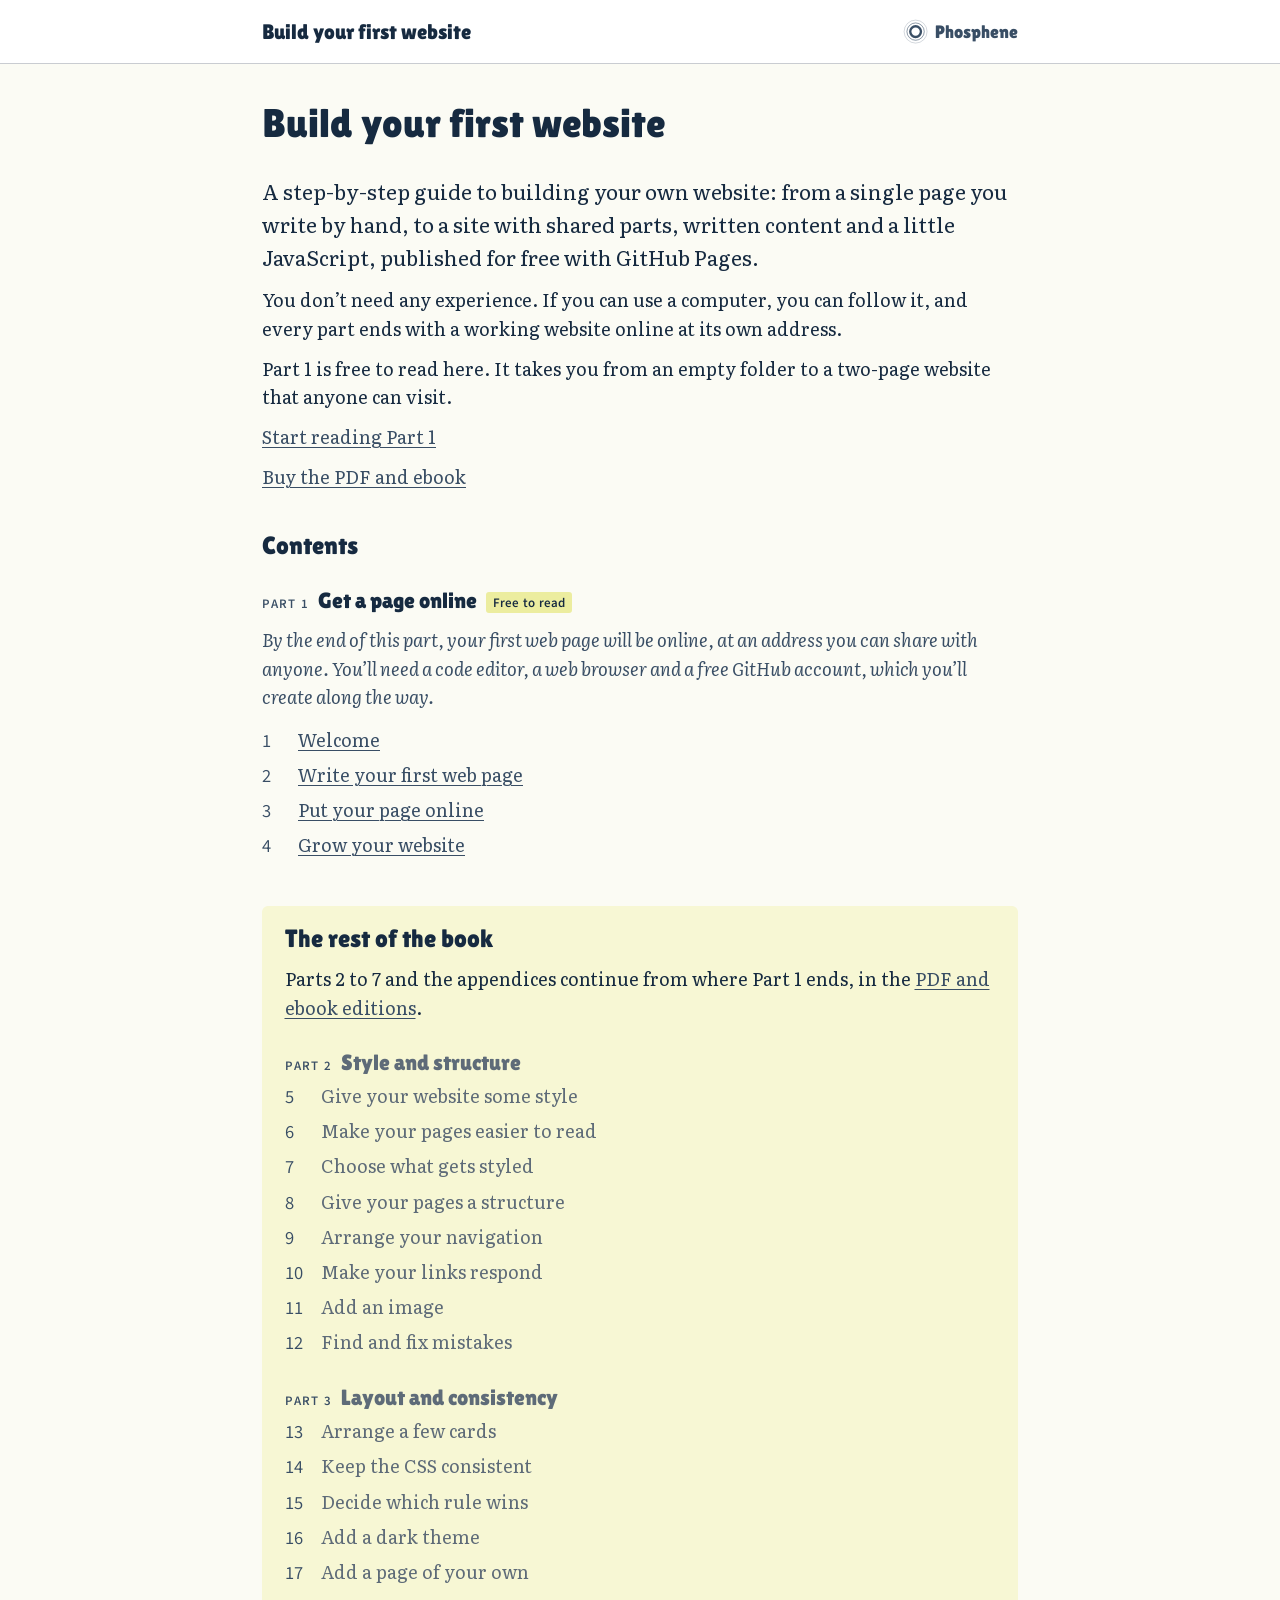
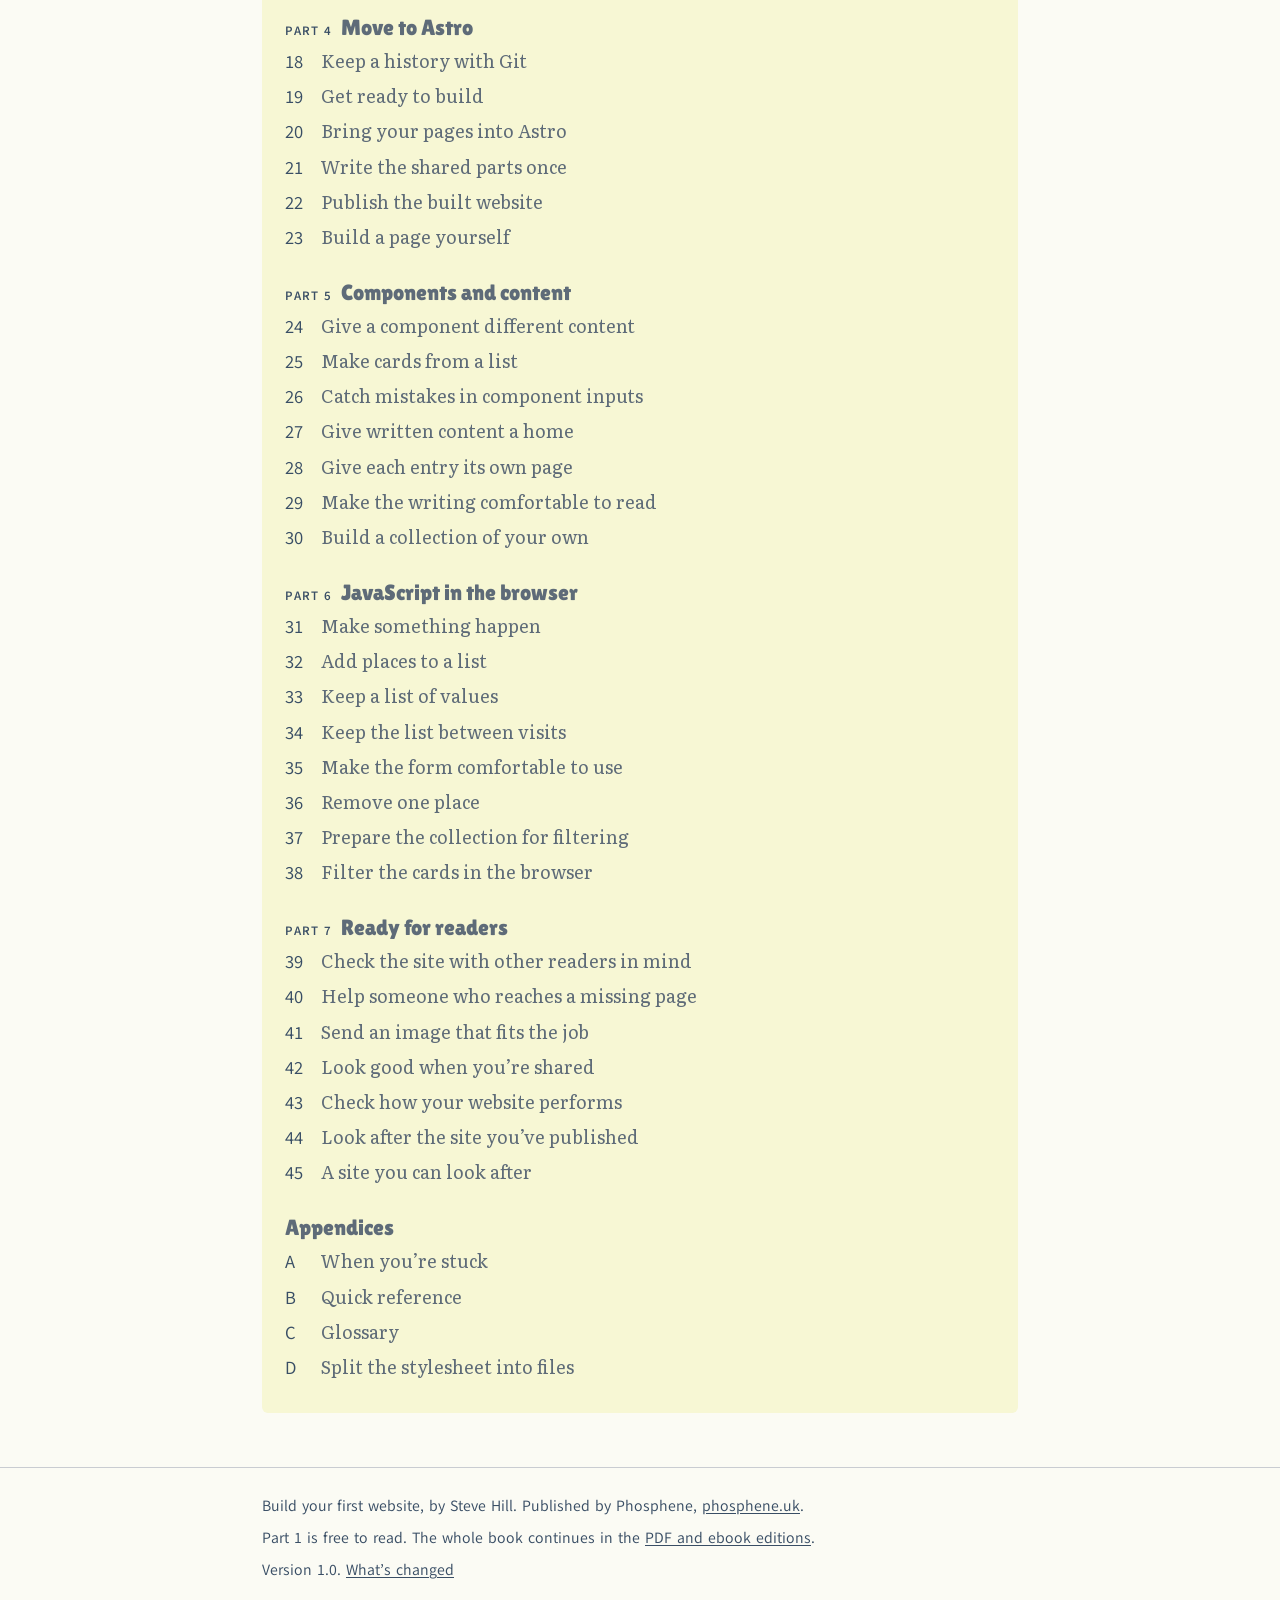
<file: index.html>
<!doctype html>
<html lang="en-GB">
<head>
<meta charset="utf-8">
<meta name="viewport" content="width=device-width, initial-scale=1">
<title>Build your first website</title>
<meta name="description" content="A step-by-step guide to building and publishing your first website. Part 1 is free to read.">
<meta name="author" content="Steve Hill">
<link rel="icon" href="favicon.svg" type="image/svg+xml">
<link rel="stylesheet" href="styles/book.css">
<link rel="stylesheet" href="styles/web.css">
</head>
<body>
<a class="skip" href="#main">Skip to the content</a>
<header class="site-header"><div class="inner">
<a href="/">Build your first website</a>
<span class="imprint"><svg viewBox="0 0 32 32" aria-hidden="true"><g fill="none" stroke="currentColor"><circle cx="16" cy="16" r="6.8" stroke-width="3"/><circle cx="16" cy="16" r="11" stroke-width="1.2" opacity=".6"/><circle cx="16" cy="16" r="14.6" stroke-width=".9" opacity=".3"/></g></svg>Phosphene</span>
</div></header>
<main id="main">
<h1>Build your first website</h1>
<p class="lede">A step-by-step guide to building your own website: from a single page you write by hand, to a site with shared parts, written content and a little JavaScript, published for free with GitHub Pages.</p>
<p>You don’t need any experience. If you can use a computer, you can follow it, and every part ends with a working website online at its own address.</p>
<p>Part 1 is free to read here. It takes you from an empty folder to a two-page website that anyone can visit.</p>

<p><a href="/welcome">Start reading Part 1</a></p>
<p><a href="https://leanpub.com/build-your-first-website">Buy the PDF and ebook</a></p>
<nav class="contents" aria-labelledby="contents-heading"><h2 id="contents-heading">Contents</h2>
<ol><li class="toc-part"><span class="num">Part 1</span>Get a page online<span class="badge">Free to read</span></li></ol>
<div class="partintro"><div class="paragraph">
<p>By the end of this part, your first web page will be online, at an address you can share with anyone. You&#8217;ll need a code editor, a web browser and a free GitHub account, which you&#8217;ll create along the way.</p>
</div></div>
<ol><li class="toc-chapter"><span class="num">1</span><a href="/welcome">Welcome</a></li><li class="toc-chapter"><span class="num">2</span><a href="/write-your-first-web-page">Write your first web page</a></li><li class="toc-chapter"><span class="num">3</span><a href="/put-your-page-online">Put your page online</a></li><li class="toc-chapter"><span class="num">4</span><a href="/grow-your-website">Grow your website</a></li></ol>
<div class="full-book"><h2>The rest of the book</h2><p>Parts 2 to 7 and the appendices continue from where Part 1 ends, in the <a href="https://leanpub.com/build-your-first-website">PDF and ebook editions</a>.</p>
<ol><li class="toc-part"><span class="num">Part 2</span><span class="unavailable">Style and structure</span></li><li class="toc-chapter"><span class="num">5</span><span class="unavailable">Give your website some style</span></li><li class="toc-chapter"><span class="num">6</span><span class="unavailable">Make your pages easier to read</span></li><li class="toc-chapter"><span class="num">7</span><span class="unavailable">Choose what gets styled</span></li><li class="toc-chapter"><span class="num">8</span><span class="unavailable">Give your pages a structure</span></li><li class="toc-chapter"><span class="num">9</span><span class="unavailable">Arrange your navigation</span></li><li class="toc-chapter"><span class="num">10</span><span class="unavailable">Make your links respond</span></li><li class="toc-chapter"><span class="num">11</span><span class="unavailable">Add an image</span></li><li class="toc-chapter"><span class="num">12</span><span class="unavailable">Find and fix mistakes</span></li><li class="toc-part"><span class="num">Part 3</span><span class="unavailable">Layout and consistency</span></li><li class="toc-chapter"><span class="num">13</span><span class="unavailable">Arrange a few cards</span></li><li class="toc-chapter"><span class="num">14</span><span class="unavailable">Keep the CSS consistent</span></li><li class="toc-chapter"><span class="num">15</span><span class="unavailable">Decide which rule wins</span></li><li class="toc-chapter"><span class="num">16</span><span class="unavailable">Add a dark theme</span></li><li class="toc-chapter"><span class="num">17</span><span class="unavailable">Add a page of your own</span></li><li class="toc-part"><span class="num">Part 4</span><span class="unavailable">Move to Astro</span></li><li class="toc-chapter"><span class="num">18</span><span class="unavailable">Keep a history with Git</span></li><li class="toc-chapter"><span class="num">19</span><span class="unavailable">Get ready to build</span></li><li class="toc-chapter"><span class="num">20</span><span class="unavailable">Bring your pages into Astro</span></li><li class="toc-chapter"><span class="num">21</span><span class="unavailable">Write the shared parts once</span></li><li class="toc-chapter"><span class="num">22</span><span class="unavailable">Publish the built website</span></li><li class="toc-chapter"><span class="num">23</span><span class="unavailable">Build a page yourself</span></li><li class="toc-part"><span class="num">Part 5</span><span class="unavailable">Components and content</span></li><li class="toc-chapter"><span class="num">24</span><span class="unavailable">Give a component different content</span></li><li class="toc-chapter"><span class="num">25</span><span class="unavailable">Make cards from a list</span></li><li class="toc-chapter"><span class="num">26</span><span class="unavailable">Catch mistakes in component inputs</span></li><li class="toc-chapter"><span class="num">27</span><span class="unavailable">Give written content a home</span></li><li class="toc-chapter"><span class="num">28</span><span class="unavailable">Give each entry its own page</span></li><li class="toc-chapter"><span class="num">29</span><span class="unavailable">Make the writing comfortable to read</span></li><li class="toc-chapter"><span class="num">30</span><span class="unavailable">Build a collection of your own</span></li><li class="toc-part"><span class="num">Part 6</span><span class="unavailable">JavaScript in the browser</span></li><li class="toc-chapter"><span class="num">31</span><span class="unavailable">Make something happen</span></li><li class="toc-chapter"><span class="num">32</span><span class="unavailable">Add places to a list</span></li><li class="toc-chapter"><span class="num">33</span><span class="unavailable">Keep a list of values</span></li><li class="toc-chapter"><span class="num">34</span><span class="unavailable">Keep the list between visits</span></li><li class="toc-chapter"><span class="num">35</span><span class="unavailable">Make the form comfortable to use</span></li><li class="toc-chapter"><span class="num">36</span><span class="unavailable">Remove one place</span></li><li class="toc-chapter"><span class="num">37</span><span class="unavailable">Prepare the collection for filtering</span></li><li class="toc-chapter"><span class="num">38</span><span class="unavailable">Filter the cards in the browser</span></li><li class="toc-part"><span class="num">Part 7</span><span class="unavailable">Ready for readers</span></li><li class="toc-chapter"><span class="num">39</span><span class="unavailable">Check the site with other readers in mind</span></li><li class="toc-chapter"><span class="num">40</span><span class="unavailable">Help someone who reaches a missing page</span></li><li class="toc-chapter"><span class="num">41</span><span class="unavailable">Send an image that fits the job</span></li><li class="toc-chapter"><span class="num">42</span><span class="unavailable">Look good when you&#8217;re shared</span></li><li class="toc-chapter"><span class="num">43</span><span class="unavailable">Check how your website performs</span></li><li class="toc-chapter"><span class="num">44</span><span class="unavailable">Look after the site you&#8217;ve published</span></li><li class="toc-chapter"><span class="num">45</span><span class="unavailable">A site you can look after</span></li><li class="toc-part"><span class="unavailable">Appendices</span></li><li class="toc-chapter"><span class="num">A</span><span class="unavailable">When you&#8217;re stuck</span></li><li class="toc-chapter"><span class="num">B</span><span class="unavailable">Quick reference</span></li><li class="toc-chapter"><span class="num">C</span><span class="unavailable">Glossary</span></li><li class="toc-chapter"><span class="num">D</span><span class="unavailable">Split the stylesheet into files</span></li></ol></div>
</nav>

</main>
<footer class="site-footer"><div class="inner">
<p>Build your first website, by Steve Hill. Published by Phosphene, <a href="https://phosphene.uk/">phosphene.uk</a>.</p>
<p>Part 1 is free to read. The whole book continues in the <a href="https://leanpub.com/build-your-first-website">PDF and ebook editions</a>.</p>
<p>Version 1.0. <a href="/updates">What’s changed</a></p>
</div></footer>
</body>
</html>
</file>
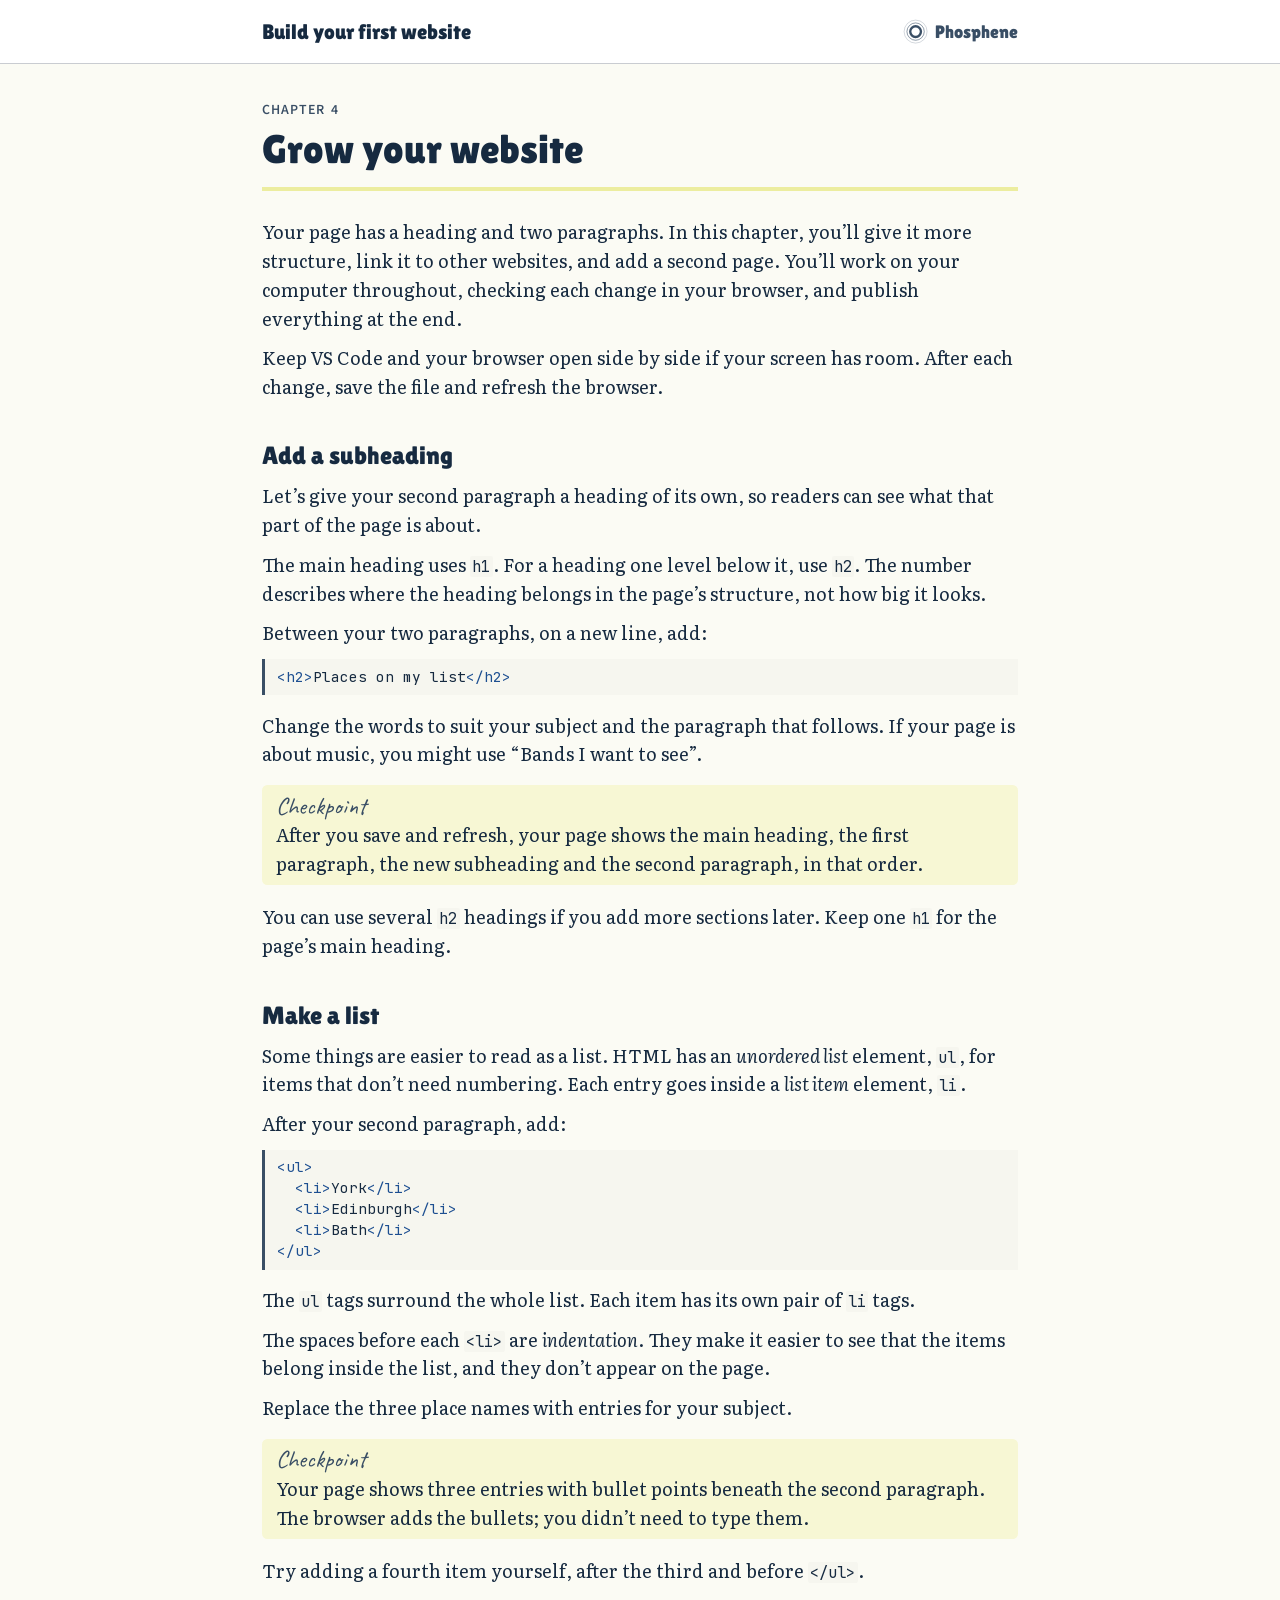
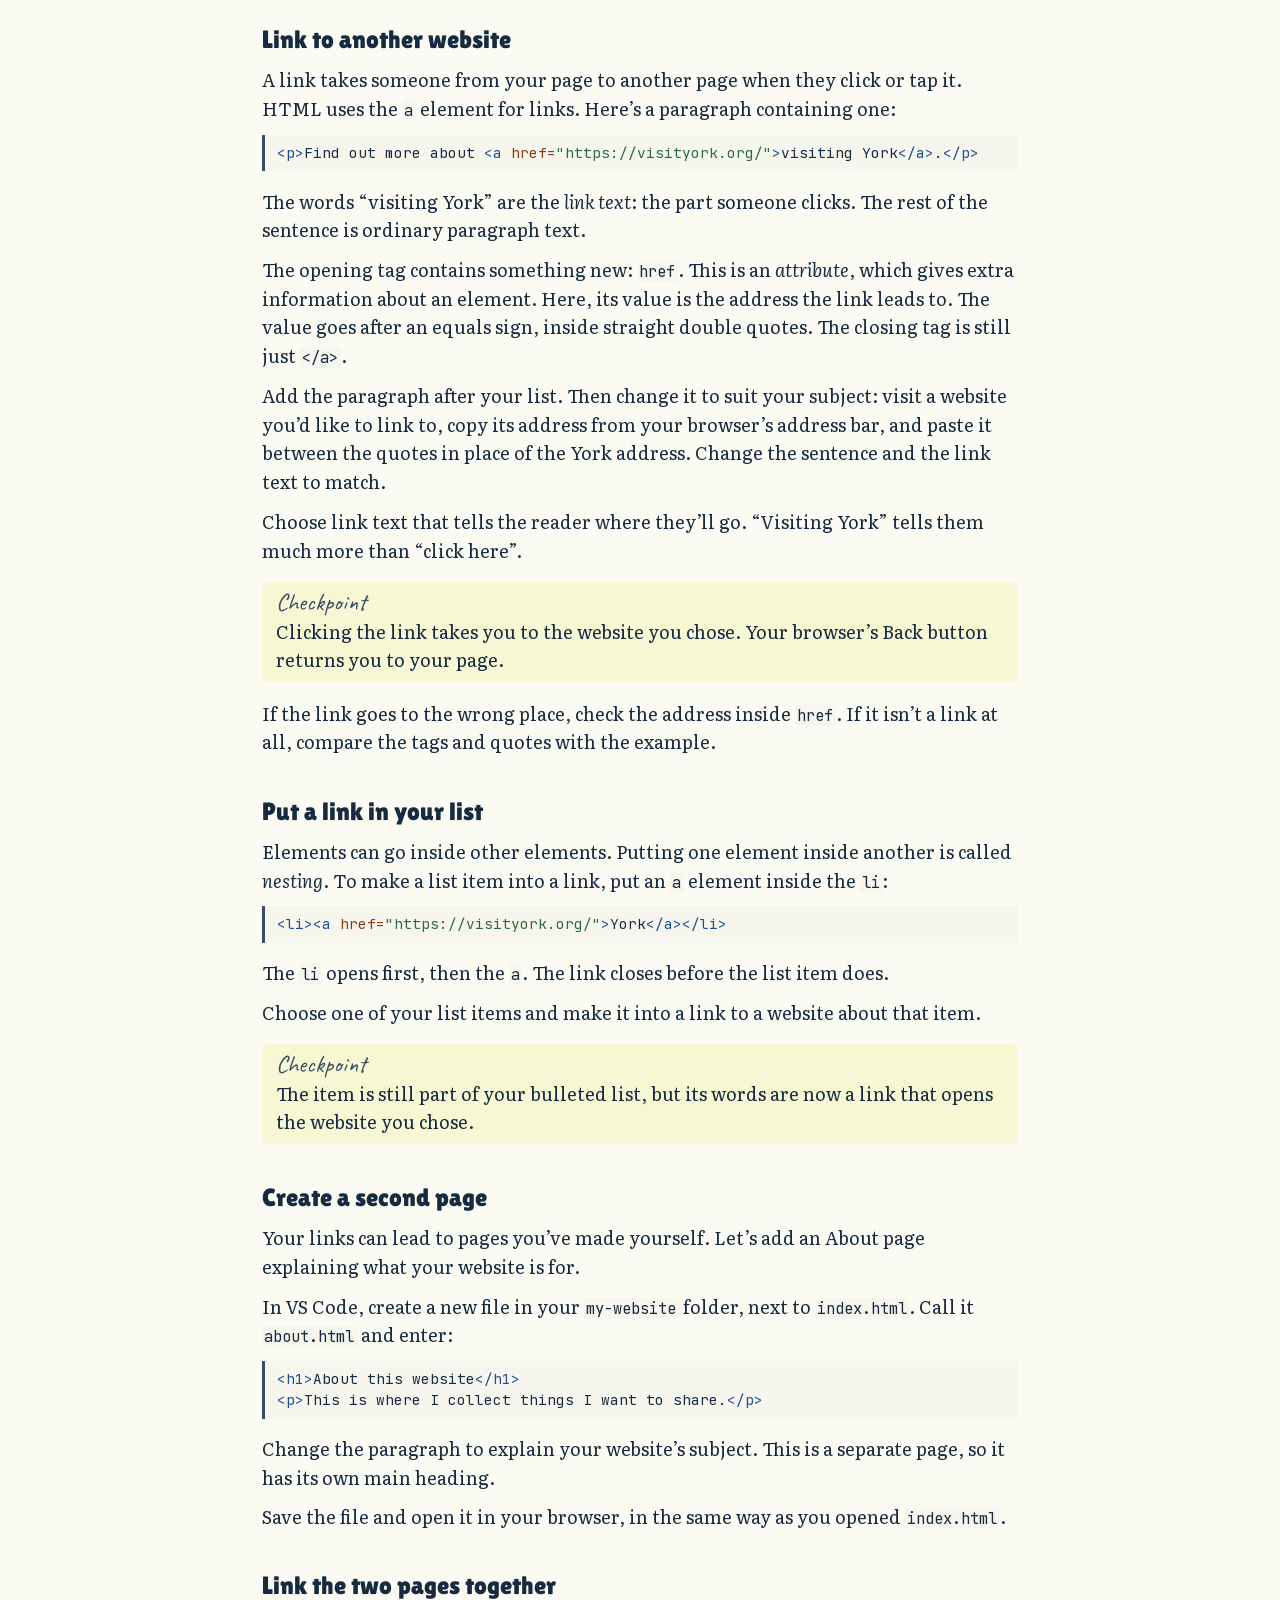
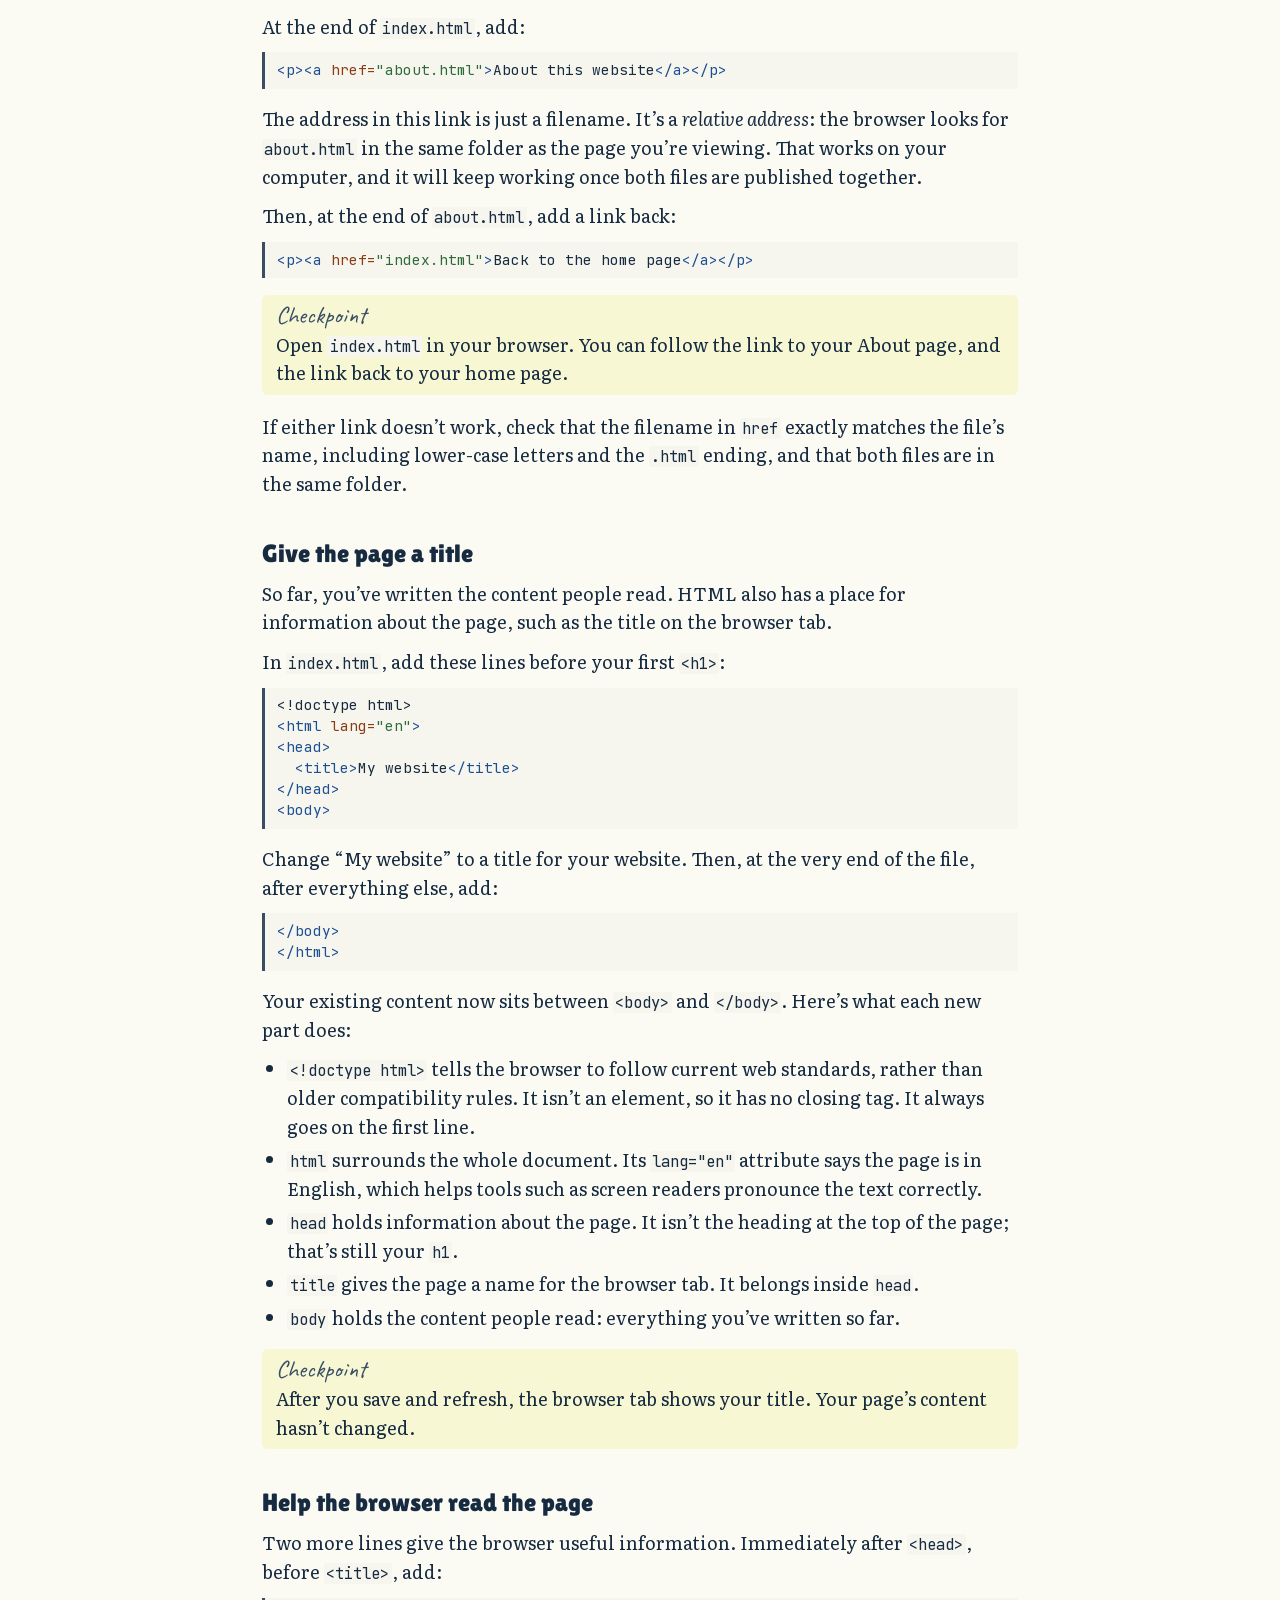
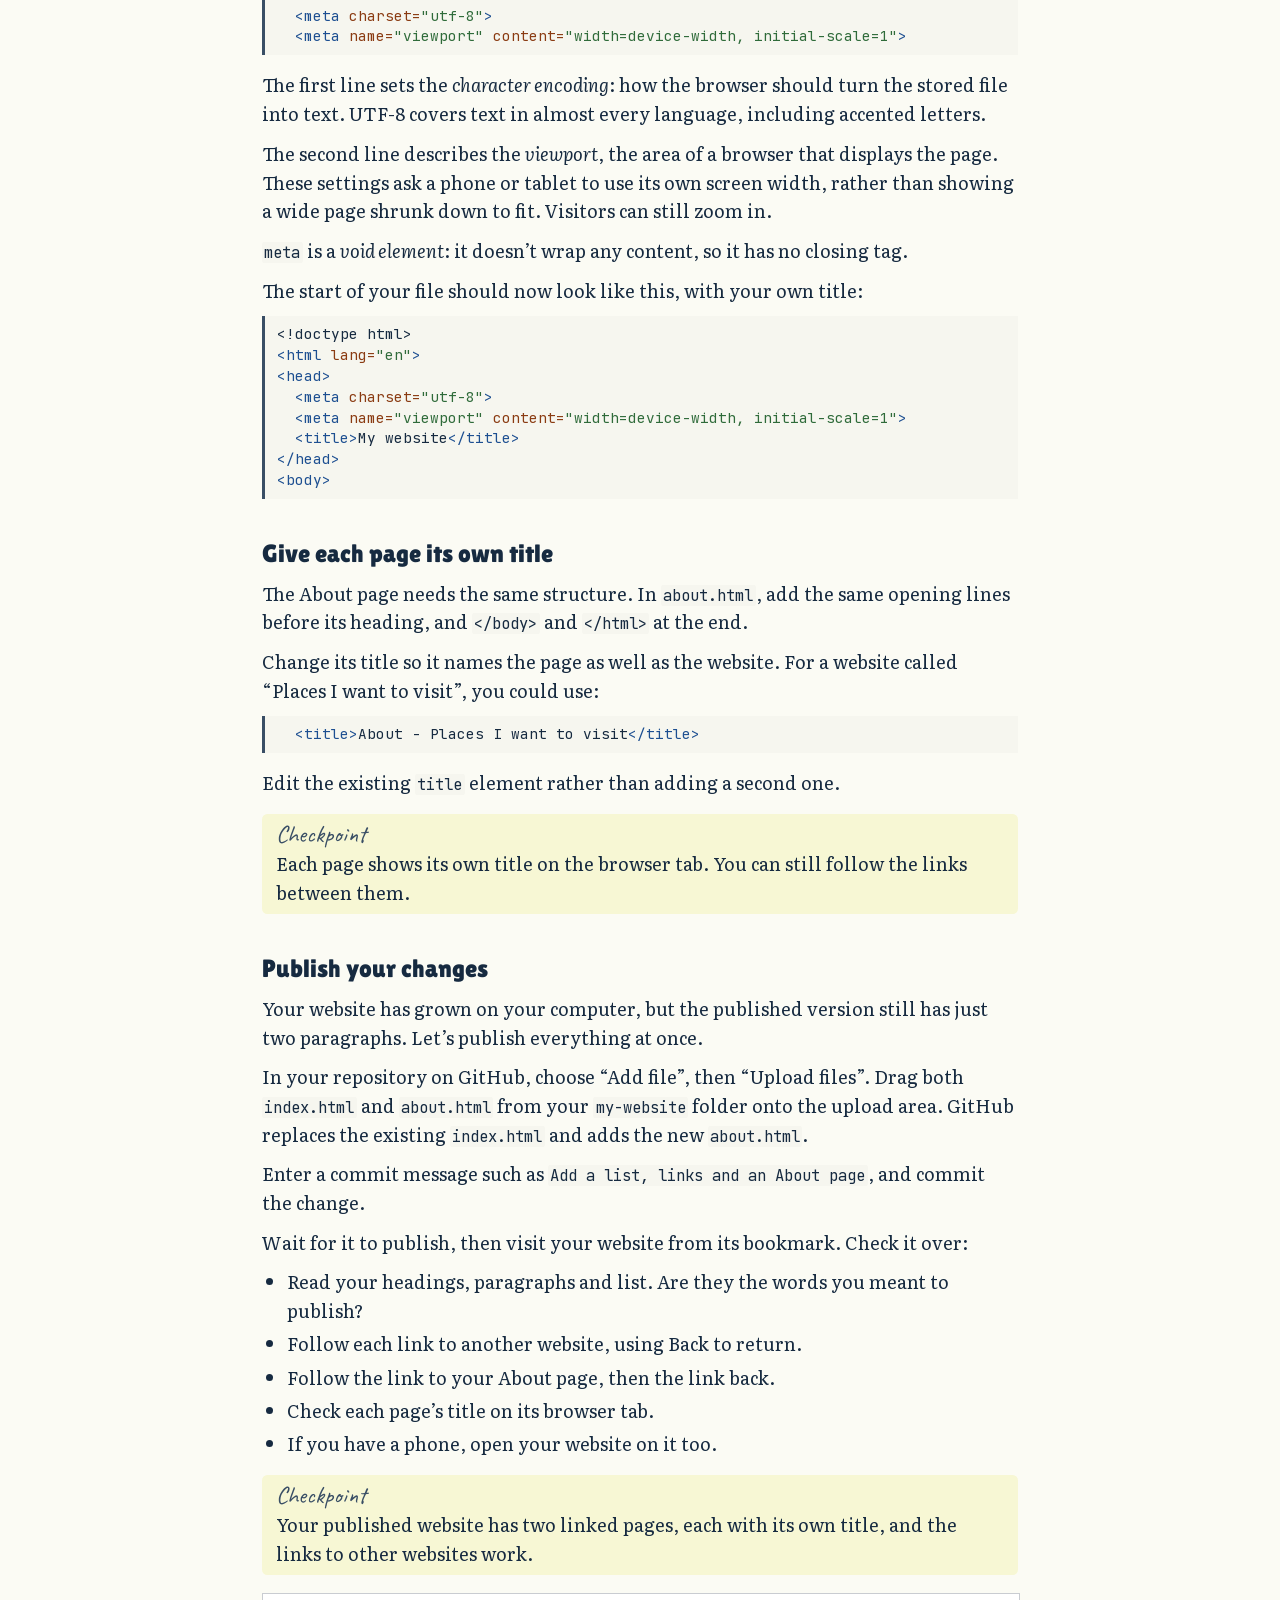
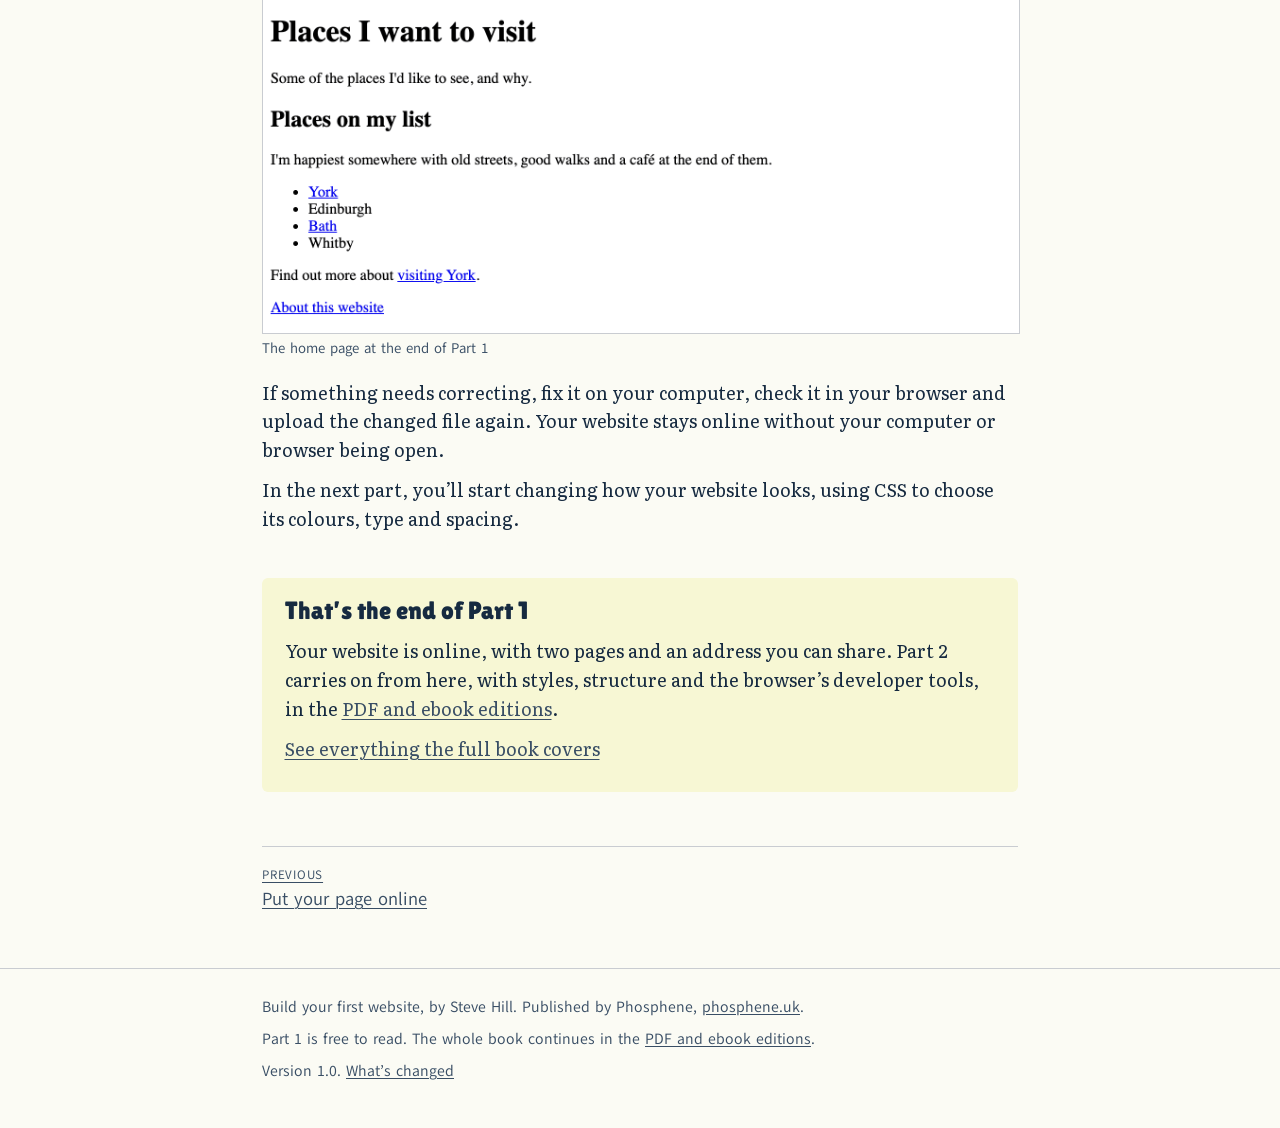
<file: grow-your-website.html>
<!doctype html>
<html lang="en-GB">
<head>
<meta charset="utf-8">
<meta name="viewport" content="width=device-width, initial-scale=1">
<title>Grow your website · Build your first website</title>
<meta name="description" content="Chapter 4 of Build your first website, free to read.">
<meta name="author" content="Steve Hill">
<link rel="icon" href="favicon.svg" type="image/svg+xml">
<link rel="stylesheet" href="styles/book.css">
<link rel="stylesheet" href="styles/web.css">
</head>
<body>
<a class="skip" href="#main">Skip to the content</a>
<header class="site-header"><div class="inner">
<a href="/">Build your first website</a>
<span class="imprint"><svg viewBox="0 0 32 32" aria-hidden="true"><g fill="none" stroke="currentColor"><circle cx="16" cy="16" r="6.8" stroke-width="3"/><circle cx="16" cy="16" r="11" stroke-width="1.2" opacity=".6"/><circle cx="16" cy="16" r="14.6" stroke-width=".9" opacity=".3"/></g></svg>Phosphene</span>
</div></header>
<main id="main">
<div class="sect1">
<h1 class="chapter-title" id="_grow_your_website"><span class="label">Chapter 4</span>Grow your website</h1>
<div class="sectionbody">
<div class="paragraph">
<p>Your page has a heading and two paragraphs. In this chapter, you&#8217;ll give it more
structure, link it to other websites, and add a second page. You&#8217;ll work on your
computer throughout, checking each change in your browser, and publish everything
at the end.</p>
</div>
<div class="paragraph">
<p>Keep VS Code and your browser open side by side if your screen has room. After each
change, save the file and refresh the browser.</p>
</div>
<div class="sect2">
<h2 id="_add_a_subheading">Add a subheading</h2>
<div class="paragraph">
<p>Let&#8217;s give your second paragraph a heading of its own, so readers can see what that
part of the page is about.</p>
</div>
<div class="paragraph">
<p>The main heading uses <code>h1</code>. For a heading one level below it, use <code>h2</code>. The number
describes where the heading belongs in the page&#8217;s structure, not how big it looks.</p>
</div>
<div class="paragraph lead-in">
<p>Between your two paragraphs, on a new line, add:</p>
</div>
<div class="listingblock">
<div class="content">
<pre class="rouge highlight"><code data-lang="html"><span class="line" style="padding-left: 1.2em; text-indent: -1.2em"><span class="nt">&lt;h2&gt;</span>Places on my list<span class="nt">&lt;/h2&gt;</span>
</span></code></pre>
</div>
</div>
<div class="paragraph">
<p>Change the words to suit your subject and the paragraph that follows. If your page is
about music, you might use “Bands I want to see”.</p>
</div>
<div class="paragraph checkpoint">
<div class="title">Checkpoint</div>
<p>After you save and refresh, your page shows the main heading, the first paragraph,
the new subheading and the second paragraph, in that order.</p>
</div>
<div class="paragraph">
<p>You can use several <code>h2</code> headings if you add more sections later. Keep one <code>h1</code> for
the page&#8217;s main heading.</p>
</div>
</div>
<div class="sect2">
<h2 id="_make_a_list">Make a list</h2>
<div class="paragraph">
<p>Some things are easier to read as a list. HTML has an <em>unordered list</em> element, <code>ul</code>,
for items that don&#8217;t need numbering. Each entry goes inside a <em>list item</em> element,
<code>li</code>.</p>
</div>
<div class="paragraph lead-in">
<p>After your second paragraph, add:</p>
</div>
<div class="listingblock">
<div class="content">
<pre class="rouge highlight"><code data-lang="html"><span class="line" style="padding-left: 1.2em; text-indent: -1.2em"><span class="nt">&lt;ul&gt;</span>
</span><span class="line" style="padding-left: 2.4em; text-indent: -2.4em">  <span class="nt">&lt;li&gt;</span>York<span class="nt">&lt;/li&gt;</span>
</span><span class="line" style="padding-left: 2.4em; text-indent: -2.4em">  <span class="nt">&lt;li&gt;</span>Edinburgh<span class="nt">&lt;/li&gt;</span>
</span><span class="line" style="padding-left: 2.4em; text-indent: -2.4em">  <span class="nt">&lt;li&gt;</span>Bath<span class="nt">&lt;/li&gt;</span>
</span><span class="line" style="padding-left: 1.2em; text-indent: -1.2em"><span class="nt">&lt;/ul&gt;</span>
</span></code></pre>
</div>
</div>
<div class="paragraph">
<p>The <code>ul</code> tags surround the whole list. Each item has its own pair of <code>li</code> tags.</p>
</div>
<div class="paragraph">
<p>The spaces before each <code>&lt;li&gt;</code> are <em>indentation</em>. They make it easier to see that the
items belong inside the list, and they don&#8217;t appear on the page.</p>
</div>
<div class="paragraph">
<p>Replace the three place names with entries for your subject.</p>
</div>
<div class="paragraph checkpoint">
<div class="title">Checkpoint</div>
<p>Your page shows three entries with bullet points beneath the second paragraph. The
browser adds the bullets; you didn&#8217;t need to type them.</p>
</div>
<div class="paragraph">
<p>Try adding a fourth item yourself, after the third and before <code>&lt;/ul&gt;</code>.</p>
</div>
</div>
<div class="sect2">
<h2 id="_link_to_another_website">Link to another website</h2>
<div class="paragraph lead-in">
<p>A link takes someone from your page to another page when they click or tap it. HTML
uses the <code>a</code> element for links. Here&#8217;s a paragraph containing one:</p>
</div>
<div class="listingblock">
<div class="content">
<pre class="rouge highlight"><code data-lang="html"><span class="line" style="padding-left: 1.2em; text-indent: -1.2em"><span class="nt">&lt;p&gt;</span>Find out more about <span class="nt">&lt;a</span> <span class="na">href=</span><span class="s">"https://visityork.org/"</span><span class="nt">&gt;</span>visiting York<span class="nt">&lt;/a&gt;</span>.<span class="nt">&lt;/p&gt;</span>
</span></code></pre>
</div>
</div>
<div class="paragraph">
<p>The words “visiting York” are the <em>link text</em>: the part someone clicks. The rest of the
sentence is ordinary paragraph text.</p>
</div>
<div class="paragraph">
<p>The opening tag contains something new: <code>href</code>. This is an <em>attribute</em>, which gives
extra information about an element. Here, its value is the address the link leads to.
The value goes after an equals sign, inside straight double quotes. The closing tag is
still just <code>&lt;/a&gt;</code>.</p>
</div>
<div class="paragraph">
<p>Add the paragraph after your list. Then change it to suit your subject: visit a
website you&#8217;d like to link to, copy its address from your browser&#8217;s address bar, and
paste it between the quotes in place of the York address. Change the sentence and the
link text to match.</p>
</div>
<div class="paragraph">
<p>Choose link text that tells the reader where they&#8217;ll go. “Visiting York” tells them
much more than “click here”.</p>
</div>
<div class="paragraph checkpoint">
<div class="title">Checkpoint</div>
<p>Clicking the link takes you to the website you chose. Your browser&#8217;s Back button
returns you to your page.</p>
</div>
<div class="paragraph">
<p>If the link goes to the wrong place, check the address inside <code>href</code>. If it isn&#8217;t a
link at all, compare the tags and quotes with the example.</p>
</div>
</div>
<div class="sect2">
<h2 id="_put_a_link_in_your_list">Put a link in your list</h2>
<div class="paragraph lead-in">
<p>Elements can go inside other elements. Putting one element inside another is called
<em>nesting</em>. To make a list item into a link, put an <code>a</code> element inside the <code>li</code>:</p>
</div>
<div class="listingblock">
<div class="content">
<pre class="rouge highlight"><code data-lang="html"><span class="line" style="padding-left: 1.2em; text-indent: -1.2em"><span class="nt">&lt;li&gt;&lt;a</span> <span class="na">href=</span><span class="s">"https://visityork.org/"</span><span class="nt">&gt;</span>York<span class="nt">&lt;/a&gt;&lt;/li&gt;</span>
</span></code></pre>
</div>
</div>
<div class="paragraph">
<p>The <code>li</code> opens first, then the <code>a</code>. The link closes before the list item does.</p>
</div>
<div class="paragraph">
<p>Choose one of your list items and make it into a link to a website about that item.</p>
</div>
<div class="paragraph checkpoint">
<div class="title">Checkpoint</div>
<p>The item is still part of your bulleted list, but its words are now a link that opens
the website you chose.</p>
</div>
</div>
<div class="sect2">
<h2 id="_create_a_second_page">Create a second page</h2>
<div class="paragraph">
<p>Your links can lead to pages you&#8217;ve made yourself. Let&#8217;s add an About page explaining
what your website is for.</p>
</div>
<div class="paragraph lead-in">
<p>In VS Code, create a new file in your <code>my-website</code> folder, next to <code>index.html</code>. Call
it <code>about.html</code> and enter:</p>
</div>
<div class="listingblock">
<div class="content">
<pre class="rouge highlight"><code data-lang="html"><span class="line" style="padding-left: 1.2em; text-indent: -1.2em"><span class="nt">&lt;h1&gt;</span>About this website<span class="nt">&lt;/h1&gt;</span>
</span><span class="line" style="padding-left: 1.2em; text-indent: -1.2em"><span class="nt">&lt;p&gt;</span>This is where I collect things I want to share.<span class="nt">&lt;/p&gt;</span>
</span></code></pre>
</div>
</div>
<div class="paragraph">
<p>Change the paragraph to explain your website&#8217;s subject. This is a separate page, so it
has its own main heading.</p>
</div>
<div class="paragraph">
<p>Save the file and open it in your browser, in the same way as you opened <code>index.html</code>.</p>
</div>
</div>
<div class="sect2">
<h2 id="_link_the_two_pages_together">Link the two pages together</h2>
<div class="paragraph lead-in">
<p>At the end of <code>index.html</code>, add:</p>
</div>
<div class="listingblock">
<div class="content">
<pre class="rouge highlight"><code data-lang="html"><span class="line" style="padding-left: 1.2em; text-indent: -1.2em"><span class="nt">&lt;p&gt;&lt;a</span> <span class="na">href=</span><span class="s">"about.html"</span><span class="nt">&gt;</span>About this website<span class="nt">&lt;/a&gt;&lt;/p&gt;</span>
</span></code></pre>
</div>
</div>
<div class="paragraph">
<p>The address in this link is just a filename. It&#8217;s a <em>relative address</em>: the browser
looks for <code>about.html</code> in the same folder as the page you&#8217;re viewing. That works on
your computer, and it will keep working once both files are published together.</p>
</div>
<div class="paragraph lead-in">
<p>Then, at the end of <code>about.html</code>, add a link back:</p>
</div>
<div class="listingblock">
<div class="content">
<pre class="rouge highlight"><code data-lang="html"><span class="line" style="padding-left: 1.2em; text-indent: -1.2em"><span class="nt">&lt;p&gt;&lt;a</span> <span class="na">href=</span><span class="s">"index.html"</span><span class="nt">&gt;</span>Back to the home page<span class="nt">&lt;/a&gt;&lt;/p&gt;</span>
</span></code></pre>
</div>
</div>
<div class="paragraph checkpoint">
<div class="title">Checkpoint</div>
<p>Open <code>index.html</code> in your browser. You can follow the link to your About page, and
the link back to your home page.</p>
</div>
<div class="paragraph">
<p>If either link doesn&#8217;t work, check that the filename in <code>href</code> exactly matches the
file&#8217;s name, including lower-case letters and the <code>.html</code> ending, and that both files
are in the same folder.</p>
</div>
</div>
<div class="sect2">
<h2 id="_give_the_page_a_title">Give the page a title</h2>
<div class="paragraph">
<p>So far, you&#8217;ve written the content people read. HTML also has a place for information
about the page, such as the title on the browser tab.</p>
</div>
<div class="paragraph lead-in">
<p>In <code>index.html</code>, add these lines before your first <code>&lt;h1&gt;</code>:</p>
</div>
<div class="listingblock">
<div class="content">
<pre class="rouge highlight"><code data-lang="html"><span class="line" style="padding-left: 1.2em; text-indent: -1.2em"><span class="cp">&lt;!doctype html&gt;</span>
</span><span class="line" style="padding-left: 1.2em; text-indent: -1.2em"><span class="nt">&lt;html</span> <span class="na">lang=</span><span class="s">"en"</span><span class="nt">&gt;</span>
</span><span class="line" style="padding-left: 1.2em; text-indent: -1.2em"><span class="nt">&lt;head&gt;</span>
</span><span class="line" style="padding-left: 2.4em; text-indent: -2.4em">  <span class="nt">&lt;title&gt;</span>My website<span class="nt">&lt;/title&gt;</span>
</span><span class="line" style="padding-left: 1.2em; text-indent: -1.2em"><span class="nt">&lt;/head&gt;</span>
</span><span class="line" style="padding-left: 1.2em; text-indent: -1.2em"><span class="nt">&lt;body&gt;</span>
</span></code></pre>
</div>
</div>
<div class="paragraph lead-in">
<p>Change “My website” to a title for your website. Then, at the very end of the file,
after everything else, add:</p>
</div>
<div class="listingblock">
<div class="content">
<pre class="rouge highlight"><code data-lang="html"><span class="line" style="padding-left: 1.2em; text-indent: -1.2em"><span class="nt">&lt;/body&gt;</span>
</span><span class="line" style="padding-left: 1.2em; text-indent: -1.2em"><span class="nt">&lt;/html&gt;</span>
</span></code></pre>
</div>
</div>
<div class="paragraph">
<p>Your existing content now sits between <code>&lt;body&gt;</code> and <code>&lt;/body&gt;</code>. Here&#8217;s what each new
part does:</p>
</div>
<div class="ulist">
<ul>
<li>
<p><code>&lt;!doctype html&gt;</code> tells the browser to follow current web standards, rather than
older compatibility rules. It isn&#8217;t an element, so it has no closing tag. It always
goes on the first line.</p>
</li>
<li>
<p><code>html</code> surrounds the whole document. Its <code>lang="en"</code> attribute says the page is in
English, which helps tools such as screen readers pronounce the text correctly.</p>
</li>
<li>
<p><code>head</code> holds information about the page. It isn&#8217;t the heading at the top of the page;
that&#8217;s still your <code>h1</code>.</p>
</li>
<li>
<p><code>title</code> gives the page a name for the browser tab. It belongs inside <code>head</code>.</p>
</li>
<li>
<p><code>body</code> holds the content people read: everything you&#8217;ve written so far.</p>
</li>
</ul>
</div>
<div class="paragraph checkpoint">
<div class="title">Checkpoint</div>
<p>After you save and refresh, the browser tab shows your title. Your page&#8217;s content
hasn&#8217;t changed.</p>
</div>
</div>
<div class="sect2">
<h2 id="_help_the_browser_read_the_page">Help the browser read the page</h2>
<div class="paragraph lead-in">
<p>Two more lines give the browser useful information. Immediately after <code>&lt;head&gt;</code>, before
<code>&lt;title&gt;</code>, add:</p>
</div>
<div class="listingblock">
<div class="content">
<pre class="rouge highlight"><code data-lang="html"><span class="line" style="padding-left: 2.4em; text-indent: -2.4em">  <span class="nt">&lt;meta</span> <span class="na">charset=</span><span class="s">"utf-8"</span><span class="nt">&gt;</span>
</span><span class="line" style="padding-left: 2.4em; text-indent: -2.4em">  <span class="nt">&lt;meta</span> <span class="na">name=</span><span class="s">"viewport"</span> <span class="na">content=</span><span class="s">"width=device-width, initial-scale=1"</span><span class="nt">&gt;</span>
</span></code></pre>
</div>
</div>
<div class="paragraph">
<p>The first line sets the <em>character encoding</em>: how the browser should turn the stored
file into text. UTF-8 covers text in almost every language, including accented
letters.</p>
</div>
<div class="paragraph">
<p>The second line describes the <em>viewport</em>, the area of a browser that displays the
page. These settings ask a phone or tablet to use its own screen width, rather than
showing a wide page shrunk down to fit. Visitors can still zoom in.</p>
</div>
<div class="paragraph">
<p><code>meta</code> is a <em>void element</em>: it doesn&#8217;t wrap any content, so it has no closing tag.</p>
</div>
<div class="paragraph lead-in">
<p>The start of your file should now look like this, with your own title:</p>
</div>
<div class="listingblock">
<div class="content">
<pre class="rouge highlight"><code data-lang="html"><span class="line" style="padding-left: 1.2em; text-indent: -1.2em"><span class="cp">&lt;!doctype html&gt;</span>
</span><span class="line" style="padding-left: 1.2em; text-indent: -1.2em"><span class="nt">&lt;html</span> <span class="na">lang=</span><span class="s">"en"</span><span class="nt">&gt;</span>
</span><span class="line" style="padding-left: 1.2em; text-indent: -1.2em"><span class="nt">&lt;head&gt;</span>
</span><span class="line" style="padding-left: 2.4em; text-indent: -2.4em">  <span class="nt">&lt;meta</span> <span class="na">charset=</span><span class="s">"utf-8"</span><span class="nt">&gt;</span>
</span><span class="line" style="padding-left: 2.4em; text-indent: -2.4em">  <span class="nt">&lt;meta</span> <span class="na">name=</span><span class="s">"viewport"</span> <span class="na">content=</span><span class="s">"width=device-width, initial-scale=1"</span><span class="nt">&gt;</span>
</span><span class="line" style="padding-left: 2.4em; text-indent: -2.4em">  <span class="nt">&lt;title&gt;</span>My website<span class="nt">&lt;/title&gt;</span>
</span><span class="line" style="padding-left: 1.2em; text-indent: -1.2em"><span class="nt">&lt;/head&gt;</span>
</span><span class="line" style="padding-left: 1.2em; text-indent: -1.2em"><span class="nt">&lt;body&gt;</span>
</span></code></pre>
</div>
</div>
</div>
<div class="sect2">
<h2 id="_give_each_page_its_own_title">Give each page its own title</h2>
<div class="paragraph">
<p>The About page needs the same structure. In <code>about.html</code>, add the same opening lines
before its heading, and <code>&lt;/body&gt;</code> and <code>&lt;/html&gt;</code> at the end.</p>
</div>
<div class="paragraph lead-in">
<p>Change its title so it names the page as well as the website. For a website called
“Places I want to visit”, you could use:</p>
</div>
<div class="listingblock">
<div class="content">
<pre class="rouge highlight"><code data-lang="html"><span class="line" style="padding-left: 2.4em; text-indent: -2.4em">  <span class="nt">&lt;title&gt;</span>About - Places I want to visit<span class="nt">&lt;/title&gt;</span>
</span></code></pre>
</div>
</div>
<div class="paragraph">
<p>Edit the existing <code>title</code> element rather than adding a second one.</p>
</div>
<div class="paragraph checkpoint">
<div class="title">Checkpoint</div>
<p>Each page shows its own title on the browser tab. You can still follow the links
between them.</p>
</div>
</div>
<div class="sect2">
<h2 id="_publish_your_changes">Publish your changes</h2>
<div class="paragraph">
<p>Your website has grown on your computer, but the published version still has just
two paragraphs. Let&#8217;s publish everything at once.</p>
</div>
<div class="paragraph">
<p>In your repository on GitHub, choose “Add file”, then “Upload files”. Drag both
<code>index.html</code> and <code>about.html</code> from your <code>my-website</code> folder onto the upload area.
GitHub replaces the existing <code>index.html</code> and adds the new <code>about.html</code>.</p>
</div>
<div class="paragraph">
<p>Enter a commit message such as <code>Add a list, links and an About page</code>, and commit the
change.</p>
</div>
<div class="paragraph">
<p>Wait for it to publish, then visit your website from its bookmark. Check it over:</p>
</div>
<div class="ulist">
<ul>
<li>
<p>Read your headings, paragraphs and list. Are they the words you meant to publish?</p>
</li>
<li>
<p>Follow each link to another website, using Back to return.</p>
</li>
<li>
<p>Follow the link to your About page, then the link back.</p>
</li>
<li>
<p>Check each page&#8217;s title on its browser tab.</p>
</li>
<li>
<p>If you have a phone, open your website on it too.</p>
</li>
</ul>
</div>
<div class="paragraph checkpoint">
<div class="title">Checkpoint</div>
<p>Your published website has two linked pages, each with its own title, and the links
to other websites work.</p>
</div>
<div class="imageblock">
<div class="content">
<img src="images/grow-your-website.png" alt="A plain page in black serif type: the main heading, an introduction, a subheading, a paragraph, a bulleted list of four places with two of them as blue links, a link about visiting York, and a link to the About page.">
</div>
<div class="title">The home page at the end of Part 1</div>
</div>
<div class="paragraph">
<p>If something needs correcting, fix it on your computer, check it in your browser and
upload the changed file again. Your website stays online without your computer or
browser being open.</p>
</div>
<div class="paragraph">
<p>In the next part, you&#8217;ll start changing how your website looks, using CSS to choose
its colours, type and spacing.</p>
</div>
</div>
</div>
</div><section class="end-of-sample"><h2>That’s the end of Part 1</h2>
<p>Your website is online, with two pages and an address you can share. Part 2 carries on from here, with styles, structure and the browser’s developer tools, in the <a href="https://leanpub.com/build-your-first-website">PDF and ebook editions</a>.</p>
<p><a href="/">See everything the full book covers</a></p></section>
<nav class="chapter-nav" aria-label="Chapters"><a class="prev" href="/put-your-page-online"><small>Previous</small>Put your page online</a></nav>
</main>
<footer class="site-footer"><div class="inner">
<p>Build your first website, by Steve Hill. Published by Phosphene, <a href="https://phosphene.uk/">phosphene.uk</a>.</p>
<p>Part 1 is free to read. The whole book continues in the <a href="https://leanpub.com/build-your-first-website">PDF and ebook editions</a>.</p>
<p>Version 1.0. <a href="/updates">What’s changed</a></p>
</div></footer>
</body>
</html>
</file>
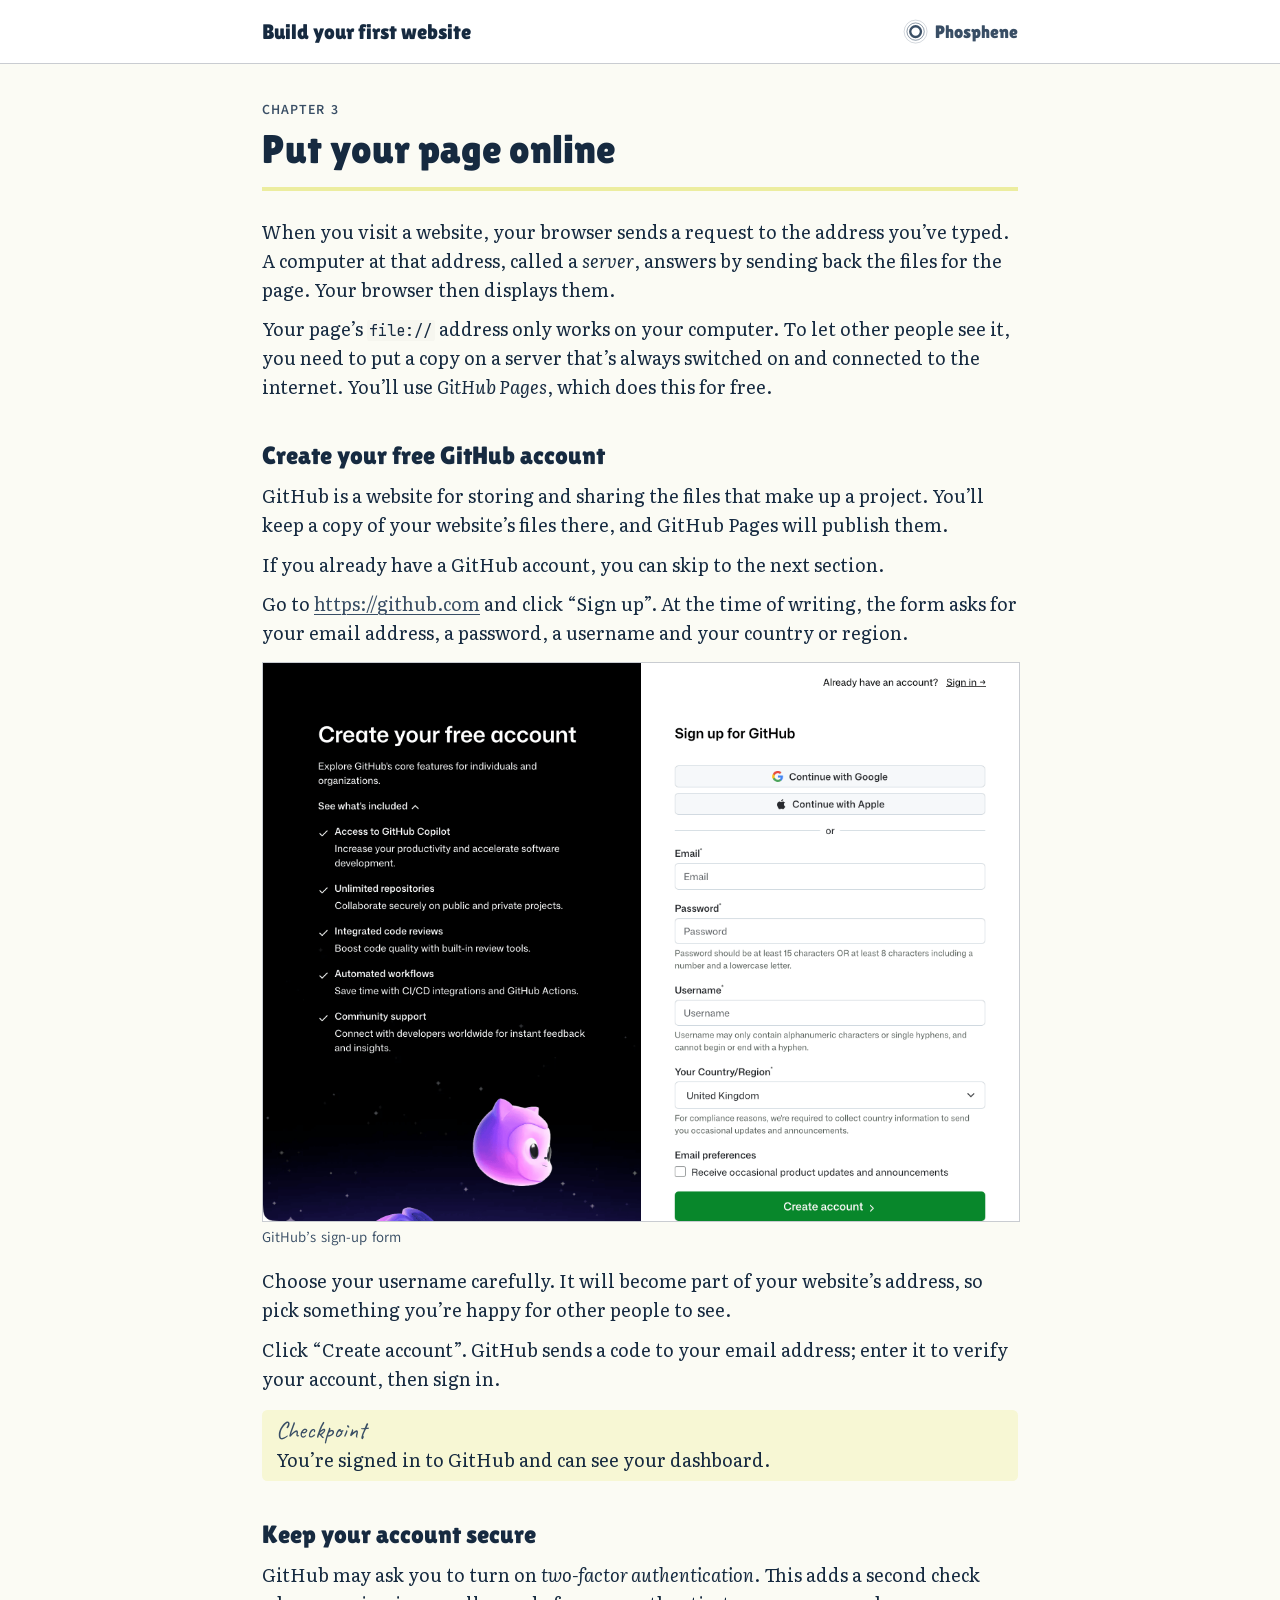
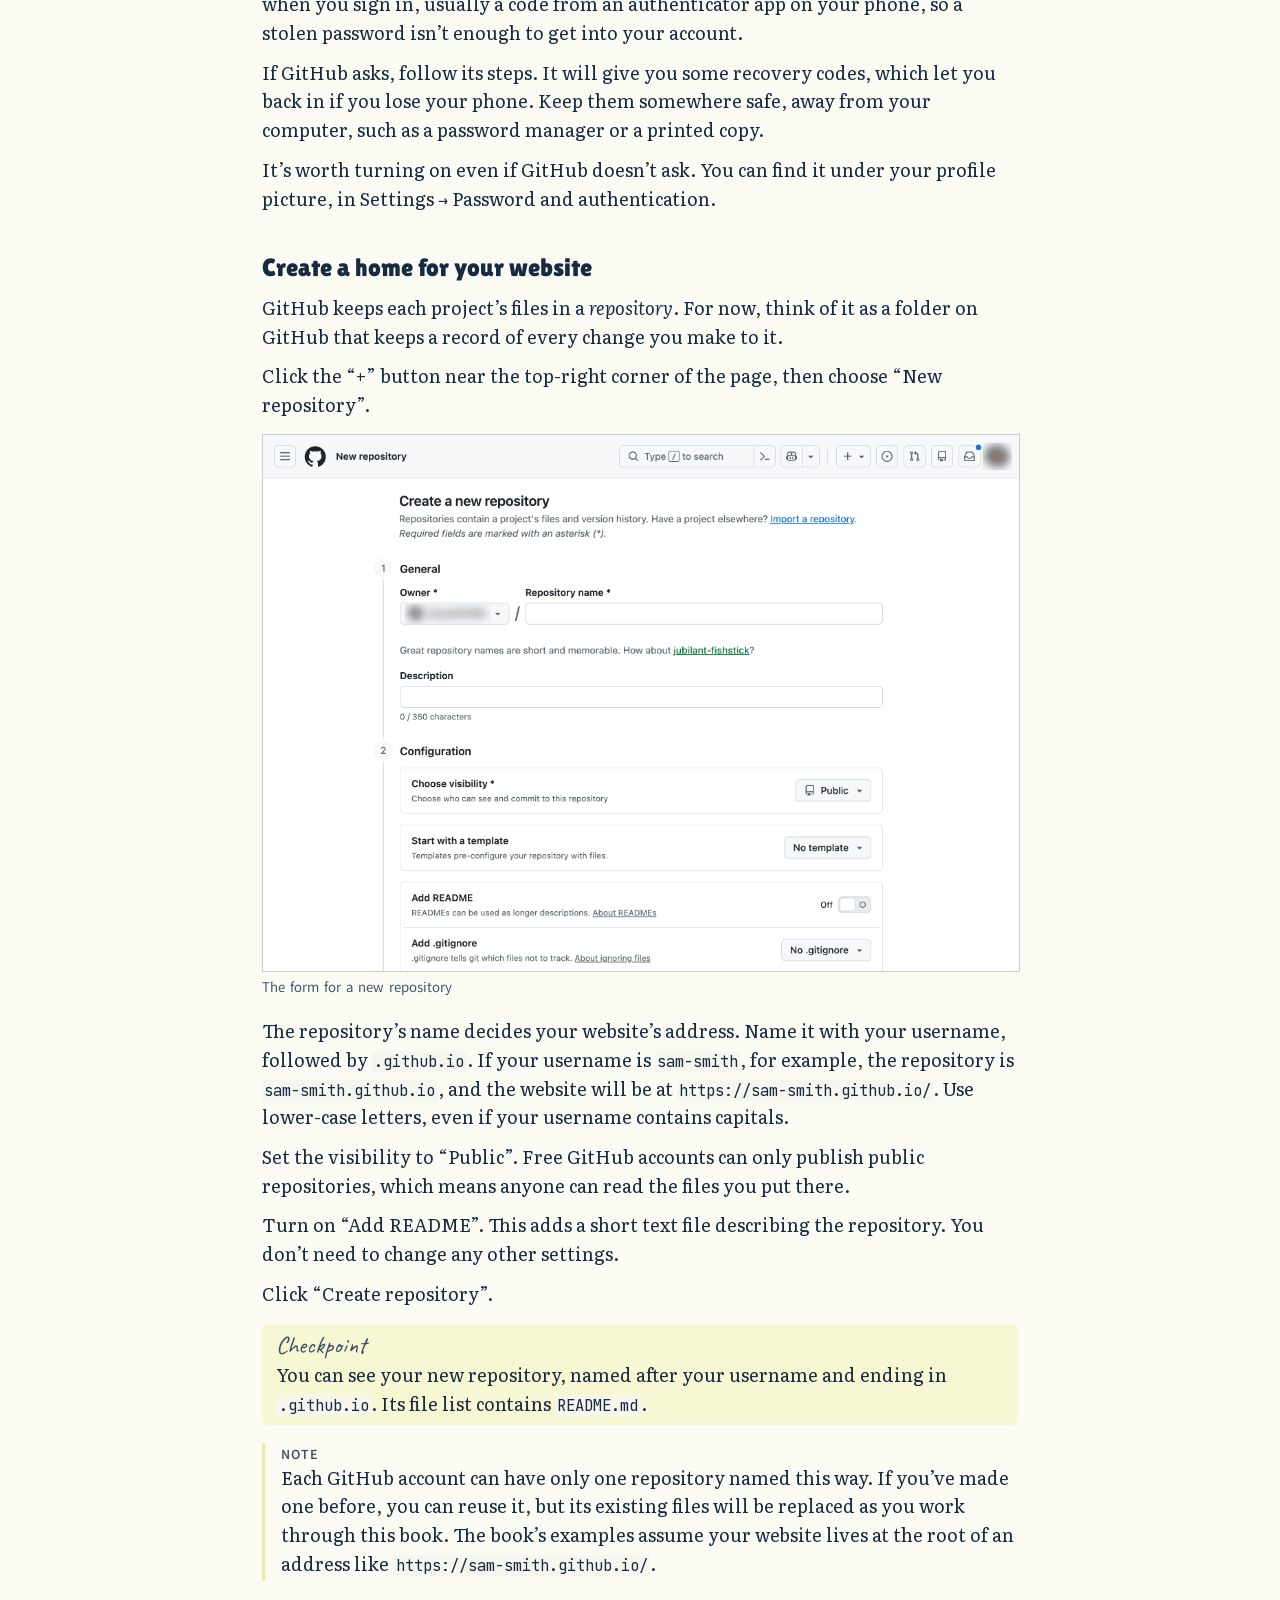
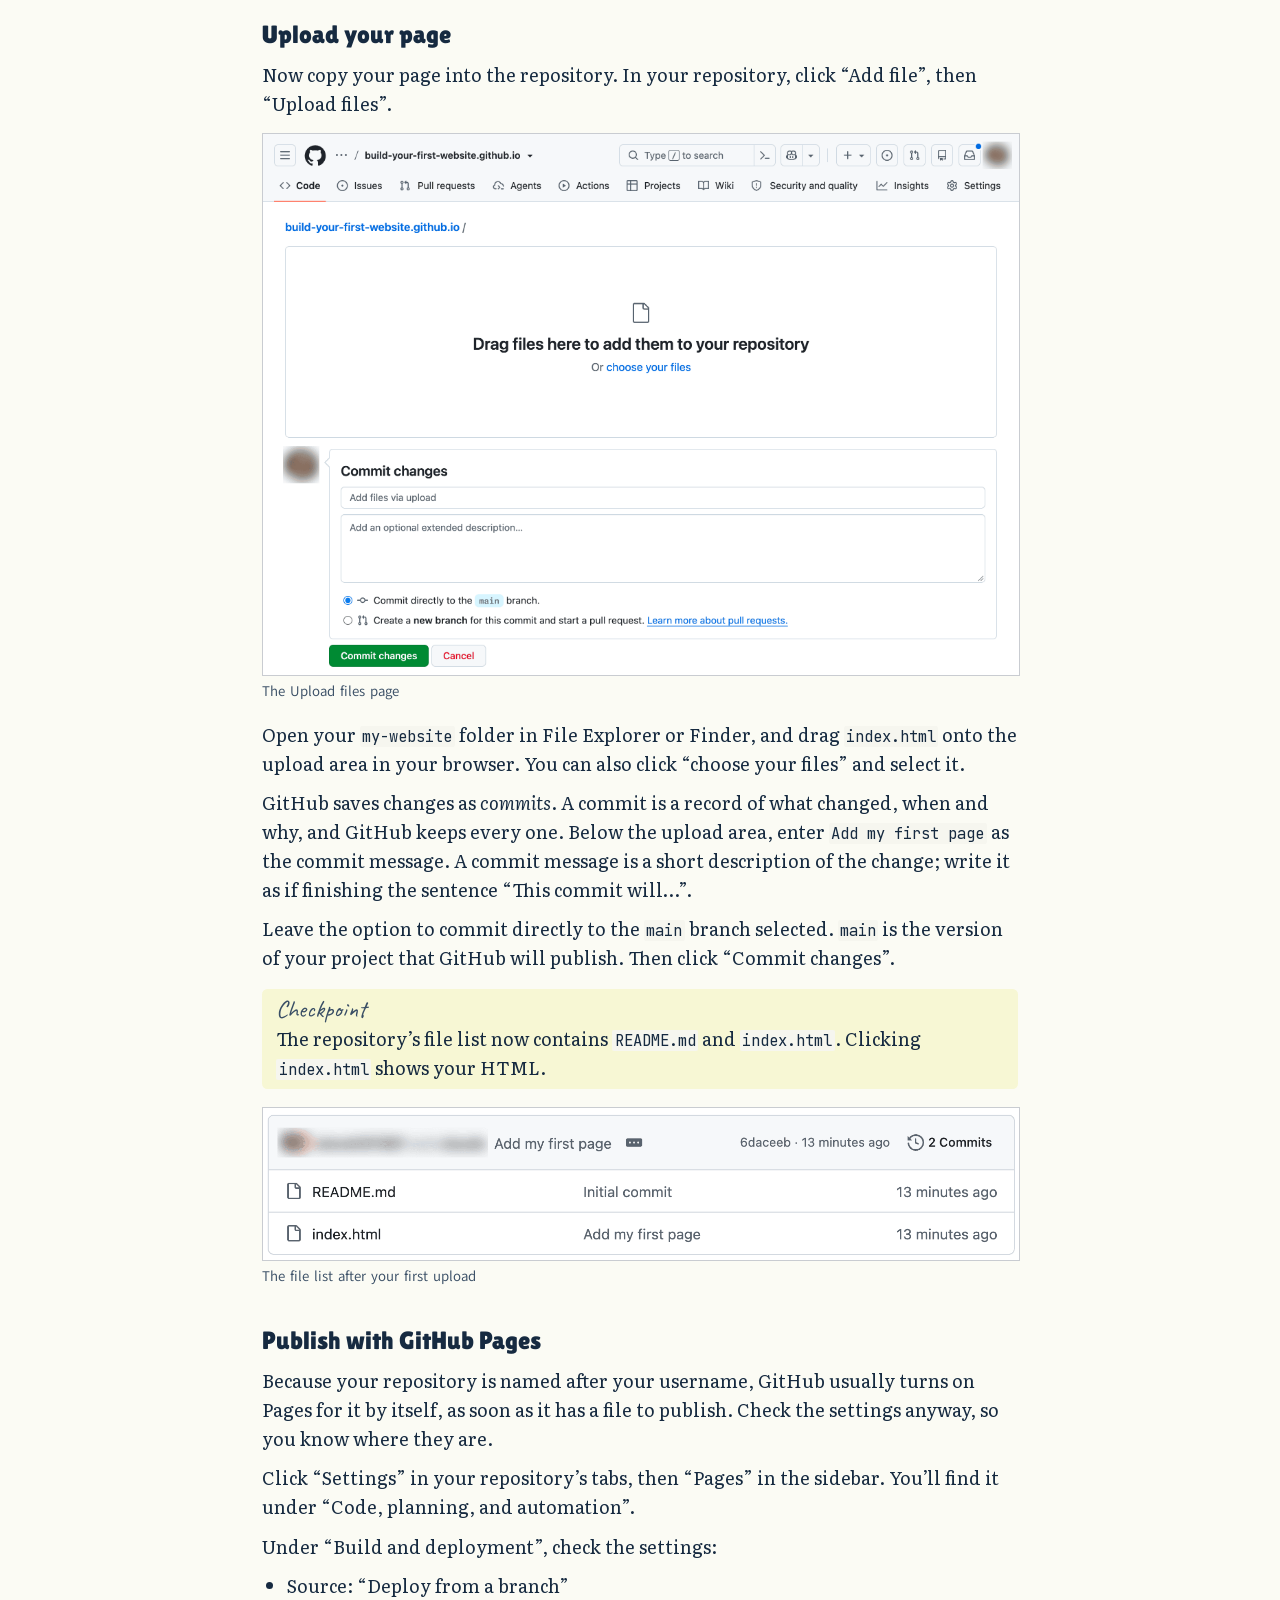
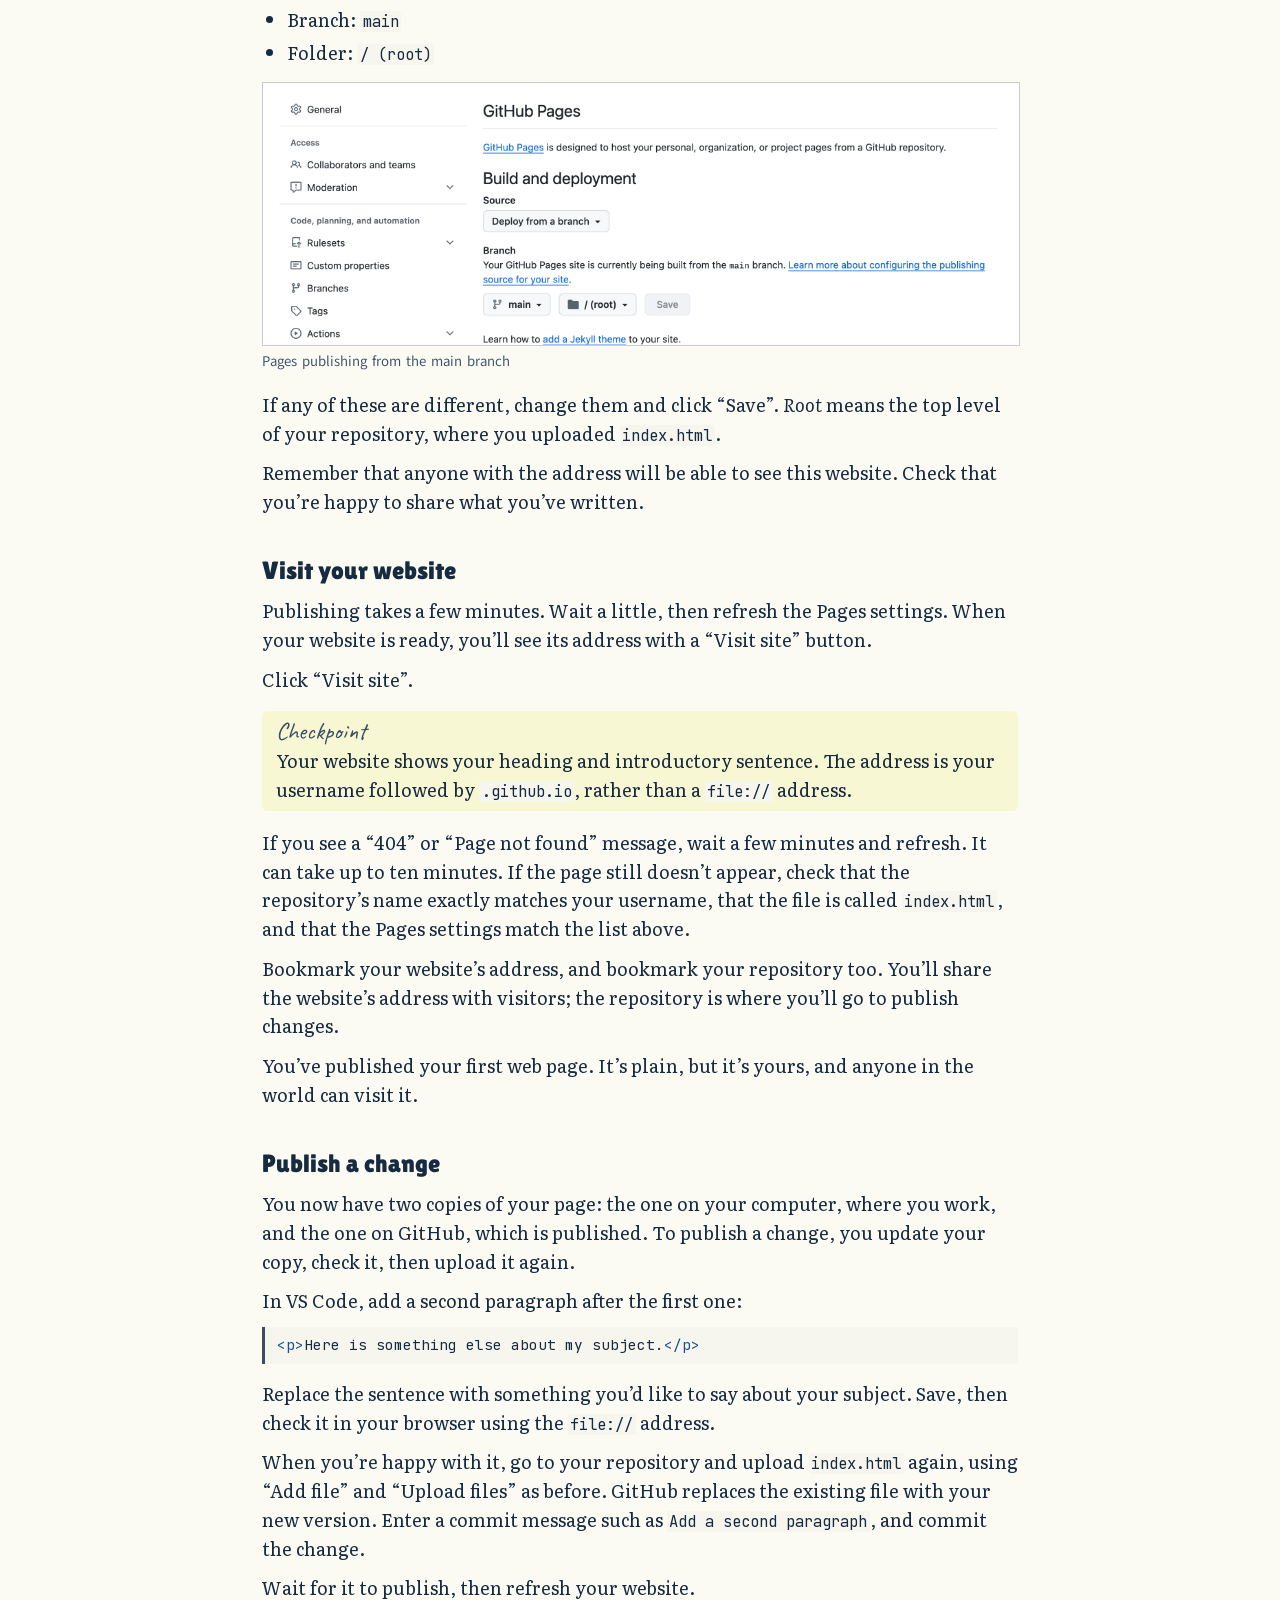
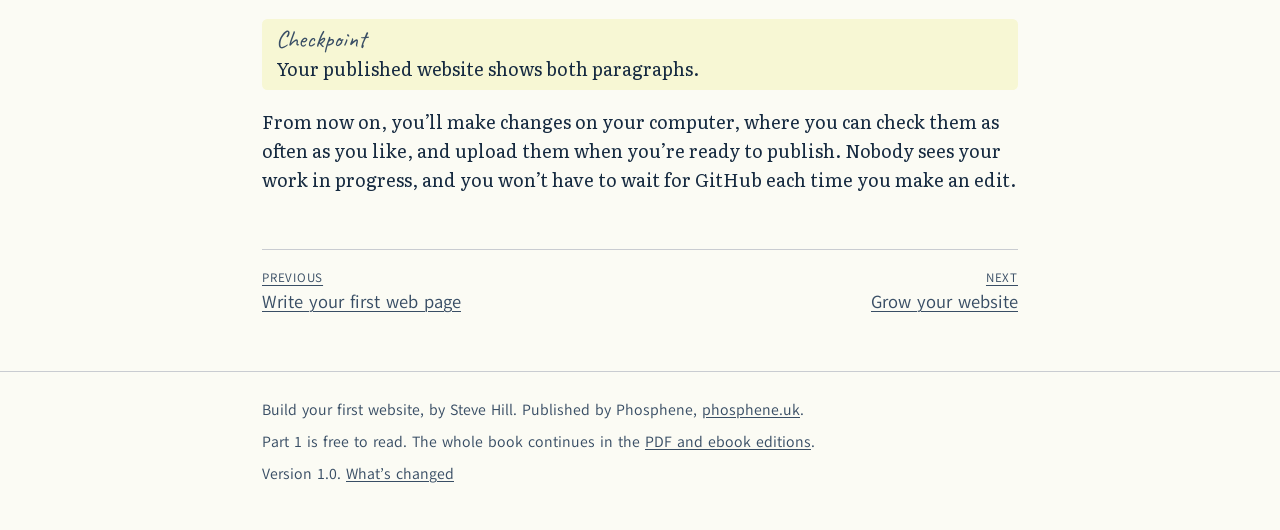
<file: put-your-page-online.html>
<!doctype html>
<html lang="en-GB">
<head>
<meta charset="utf-8">
<meta name="viewport" content="width=device-width, initial-scale=1">
<title>Put your page online · Build your first website</title>
<meta name="description" content="Chapter 3 of Build your first website, free to read.">
<meta name="author" content="Steve Hill">
<link rel="icon" href="favicon.svg" type="image/svg+xml">
<link rel="stylesheet" href="styles/book.css">
<link rel="stylesheet" href="styles/web.css">
</head>
<body>
<a class="skip" href="#main">Skip to the content</a>
<header class="site-header"><div class="inner">
<a href="/">Build your first website</a>
<span class="imprint"><svg viewBox="0 0 32 32" aria-hidden="true"><g fill="none" stroke="currentColor"><circle cx="16" cy="16" r="6.8" stroke-width="3"/><circle cx="16" cy="16" r="11" stroke-width="1.2" opacity=".6"/><circle cx="16" cy="16" r="14.6" stroke-width=".9" opacity=".3"/></g></svg>Phosphene</span>
</div></header>
<main id="main">
<div class="sect1">
<h1 class="chapter-title" id="_put_your_page_online"><span class="label">Chapter 3</span>Put your page online</h1>
<div class="sectionbody">
<div class="paragraph">
<p>When you visit a website, your browser sends a request to the address you&#8217;ve typed.
A computer at that address, called a <em>server</em>, answers by sending back the files for
the page. Your browser then displays them.</p>
</div>
<div class="paragraph">
<p>Your page&#8217;s <code>file://</code> address only works on your computer. To let other people see it,
you need to put a copy on a server that&#8217;s always switched on and connected to the
internet. You&#8217;ll use <em>GitHub Pages</em>, which does this for free.</p>
</div>
<div class="sect2">
<h2 id="_create_your_free_github_account">Create your free GitHub account</h2>
<div class="paragraph">
<p>GitHub is a website for storing and sharing the files that make up a project. You&#8217;ll
keep a copy of your website&#8217;s files there, and GitHub Pages will publish them.</p>
</div>
<div class="paragraph">
<p>If you already have a GitHub account, you can skip to the next section.</p>
</div>
<div class="paragraph">
<p>Go to <a href="https://github.com" class="bare">https://github.com</a> and click “Sign up”. At the time of writing, the form asks
for your email address, a password, a username and your country or region.</p>
</div>
<div class="imageblock">
<div class="content">
<img src="images/github-signup.png" alt="GitHub&#8217;s Sign up for GitHub page. Beside the heading Create your free account, the form offers Continue with Google and Continue with Apple, then fields for Email, Password, Username and Your Country/Region, and a green Create account button.">
</div>
<div class="title">GitHub&#8217;s sign-up form</div>
</div>
<div class="paragraph">
<p>Choose your username carefully. It will become part of your website&#8217;s address, so
pick something you&#8217;re happy for other people to see.</p>
</div>
<div class="paragraph">
<p>Click “Create account”. GitHub sends a code to your email address; enter it to verify
your account, then sign in.</p>
</div>
<div class="paragraph checkpoint">
<div class="title">Checkpoint</div>
<p>You&#8217;re signed in to GitHub and can see your dashboard.</p>
</div>
</div>
<div class="sect2">
<h2 id="_keep_your_account_secure">Keep your account secure</h2>
<div class="paragraph">
<p>GitHub may ask you to turn on <em>two-factor authentication</em>. This adds a second check
when you sign in, usually a code from an authenticator app on your phone, so a
stolen password isn&#8217;t enough to get into your account.</p>
</div>
<div class="paragraph">
<p>If GitHub asks, follow its steps. It will give you some recovery codes, which let you
back in if you lose your phone. Keep them somewhere safe, away from your computer,
such as a password manager or a printed copy.</p>
</div>
<div class="paragraph">
<p>It&#8217;s worth turning on even if GitHub doesn&#8217;t ask. You can find it under your profile
picture, in Settings → Password and authentication.</p>
</div>
</div>
<div class="sect2">
<h2 id="_create_a_home_for_your_website">Create a home for your website</h2>
<div class="paragraph">
<p>GitHub keeps each project&#8217;s files in a <em>repository</em>. For now, think of it as a folder
on GitHub that keeps a record of every change you make to it.</p>
</div>
<div class="paragraph">
<p>Click the “+” button near the top-right corner of the page, then choose “New
repository”.</p>
</div>
<div class="imageblock">
<div class="content">
<img src="images/github-new-repository.png" alt="GitHub&#8217;s Create a new repository form. The Owner shows the signed-in account, blurred here, and the Repository name box beside it is empty. Below, visibility is set to Public, there&#8217;s no template, and Add README is switched off.">
</div>
<div class="title">The form for a new repository</div>
</div>
<div class="paragraph">
<p>The repository&#8217;s name decides your website&#8217;s address. Name it with your username,
followed by <code>.github.io</code>. If your username is <code>sam-smith</code>, for example, the repository
is <code>sam-smith.github.io</code>, and the website will be at <code>https://sam-smith.github.io/</code>.
Use lower-case letters, even if your username contains capitals.</p>
</div>
<div class="paragraph">
<p>Set the visibility to “Public”. Free GitHub accounts can only publish public
repositories, which means anyone can read the files you put there.</p>
</div>
<div class="paragraph">
<p>Turn on “Add README”. This adds a short text file describing the repository. You
don&#8217;t need to change any other settings.</p>
</div>
<div class="paragraph">
<p>Click “Create repository”.</p>
</div>
<div class="paragraph checkpoint">
<div class="title">Checkpoint</div>
<p>You can see your new repository, named after your username and ending in <code>.github.io</code>.
Its file list contains <code>README.md</code>.</p>
</div>
<div class="admonitionblock note">
<table>
<tr>
<td class="icon">
<div class="title">Note</div>
</td>
<td class="content">
Each GitHub account can have only one repository named this way. If you&#8217;ve
made one before, you can reuse it, but its existing files will be replaced as you
work through this book. The book&#8217;s examples assume your website lives at the root of
an address like <code>https://sam-smith.github.io/</code>.
</td>
</tr>
</table>
</div>
</div>
<div class="sect2">
<h2 id="_upload_your_page">Upload your page</h2>
<div class="paragraph">
<p>Now copy your page into the repository. In your repository, click “Add file”, then
“Upload files”.</p>
</div>
<div class="imageblock">
<div class="content">
<img src="images/github-upload.png" alt="GitHub&#8217;s upload page, with a large area saying Drag files here to add them to your repository, or choose your files. Below it, a Commit changes box has a commit message field, a description field, the option Commit directly to the main branch selected, and a green Commit changes button.">
</div>
<div class="title">The Upload files page</div>
</div>
<div class="paragraph">
<p>Open your <code>my-website</code> folder in File Explorer or Finder, and drag <code>index.html</code> onto
the upload area in your browser. You can also click “choose your files” and select it.</p>
</div>
<div class="paragraph">
<p>GitHub saves changes as <em>commits</em>. A commit is a record of what changed, when and why,
and GitHub keeps every one. Below the upload area, enter <code>Add my first page</code> as the
commit message. A commit message is a short description of the change; write it as
if finishing the sentence “This commit will&#8230;&#8203;”.</p>
</div>
<div class="paragraph">
<p>Leave the option to commit directly to the <code>main</code> branch selected. <code>main</code> is the
version of your project that GitHub will publish. Then click “Commit changes”.</p>
</div>
<div class="paragraph checkpoint">
<div class="title">Checkpoint</div>
<p>The repository&#8217;s file list now contains <code>README.md</code> and <code>index.html</code>. Clicking
<code>index.html</code> shows your HTML.</p>
</div>
<div class="imageblock">
<div class="content">
<img src="images/github-first-upload.png" alt="GitHub&#8217;s file list showing README.md with the message Initial commit, and index.html with the message Add my first page.">
</div>
<div class="title">The file list after your first upload</div>
</div>
</div>
<div class="sect2">
<h2 id="_publish_with_github_pages">Publish with GitHub Pages</h2>
<div class="paragraph">
<p>Because your repository is named after your username, GitHub usually turns on Pages for
it by itself, as soon as it has a file to publish. Check the settings anyway, so you know
where they are.</p>
</div>
<div class="paragraph">
<p>Click “Settings” in your repository&#8217;s tabs, then “Pages” in the sidebar. You&#8217;ll find
it under “Code, planning, and automation”.</p>
</div>
<div class="paragraph">
<p>Under “Build and deployment”, check the settings:</p>
</div>
<div class="ulist">
<ul>
<li>
<p>Source: “Deploy from a branch”</p>
</li>
<li>
<p>Branch: <code>main</code></p>
</li>
<li>
<p>Folder: <code>/ (root)</code></p>
</li>
</ul>
</div>
<div class="imageblock">
<div class="content">
<img src="images/github-pages-branch.png" alt="The Pages section of a repository&#8217;s Settings, with Code, planning, and automation in the sidebar. Under Build and deployment, the Source is Deploy from a branch, and the Branch settings show main and / (root), with a Save button.">
</div>
<div class="title">Pages publishing from the main branch</div>
</div>
<div class="paragraph">
<p>If any of these are different, change them and click “Save”. <em>Root</em> means the top
level of your repository, where you uploaded <code>index.html</code>.</p>
</div>
<div class="paragraph">
<p>Remember that anyone with the address will be able to see this website. Check that
you&#8217;re happy to share what you&#8217;ve written.</p>
</div>
</div>
<div class="sect2">
<h2 id="_visit_your_website">Visit your website</h2>
<div class="paragraph">
<p>Publishing takes a few minutes. Wait a little, then refresh the Pages settings. When
your website is ready, you&#8217;ll see its address with a “Visit site” button.</p>
</div>
<div class="paragraph">
<p>Click “Visit site”.</p>
</div>
<div class="paragraph checkpoint">
<div class="title">Checkpoint</div>
<p>Your website shows your heading and introductory sentence. The address is your
username followed by <code>.github.io</code>, rather than a <code>file://</code> address.</p>
</div>
<div class="paragraph">
<p>If you see a “404” or “Page not found” message, wait a few minutes and refresh. It can
take up to ten minutes. If the page still doesn&#8217;t appear, check that the repository&#8217;s
name exactly matches your username, that the file is called <code>index.html</code>, and that
the Pages settings match the list above.</p>
</div>
<div class="paragraph">
<p>Bookmark your website&#8217;s address, and bookmark your repository too. You&#8217;ll share the
website&#8217;s address with visitors; the repository is where you&#8217;ll go to publish changes.</p>
</div>
<div class="paragraph">
<p>You&#8217;ve published your first web page. It&#8217;s plain, but it&#8217;s yours, and anyone in the
world can visit it.</p>
</div>
</div>
<div class="sect2">
<h2 id="_publish_a_change">Publish a change</h2>
<div class="paragraph">
<p>You now have two copies of your page: the one on your computer, where you work, and
the one on GitHub, which is published. To publish a change, you update your copy,
check it, then upload it again.</p>
</div>
<div class="paragraph lead-in">
<p>In VS Code, add a second paragraph after the first one:</p>
</div>
<div class="listingblock">
<div class="content">
<pre class="rouge highlight"><code data-lang="html"><span class="line" style="padding-left: 1.2em; text-indent: -1.2em"><span class="nt">&lt;p&gt;</span>Here is something else about my subject.<span class="nt">&lt;/p&gt;</span>
</span></code></pre>
</div>
</div>
<div class="paragraph">
<p>Replace the sentence with something you&#8217;d like to say about your subject. Save, then
check it in your browser using the <code>file://</code> address.</p>
</div>
<div class="paragraph">
<p>When you&#8217;re happy with it, go to your repository and upload <code>index.html</code> again, using
“Add file” and “Upload files” as before. GitHub replaces the existing file with your
new version. Enter a commit message such as <code>Add a second paragraph</code>, and commit the
change.</p>
</div>
<div class="paragraph">
<p>Wait for it to publish, then refresh your website.</p>
</div>
<div class="paragraph checkpoint">
<div class="title">Checkpoint</div>
<p>Your published website shows both paragraphs.</p>
</div>
<div class="paragraph">
<p>From now on, you&#8217;ll make changes on your computer, where you can check them as often
as you like, and upload them when you&#8217;re ready to publish. Nobody sees your work in
progress, and you won&#8217;t have to wait for GitHub each time you make an edit.</p>
</div>
</div>
</div>
</div><nav class="chapter-nav" aria-label="Chapters"><a class="prev" href="/write-your-first-web-page"><small>Previous</small>Write your first web page</a><a class="next" href="/grow-your-website"><small>Next</small>Grow your website</a></nav>
</main>
<footer class="site-footer"><div class="inner">
<p>Build your first website, by Steve Hill. Published by Phosphene, <a href="https://phosphene.uk/">phosphene.uk</a>.</p>
<p>Part 1 is free to read. The whole book continues in the <a href="https://leanpub.com/build-your-first-website">PDF and ebook editions</a>.</p>
<p>Version 1.0. <a href="/updates">What’s changed</a></p>
</div></footer>
</body>
</html>
</file>
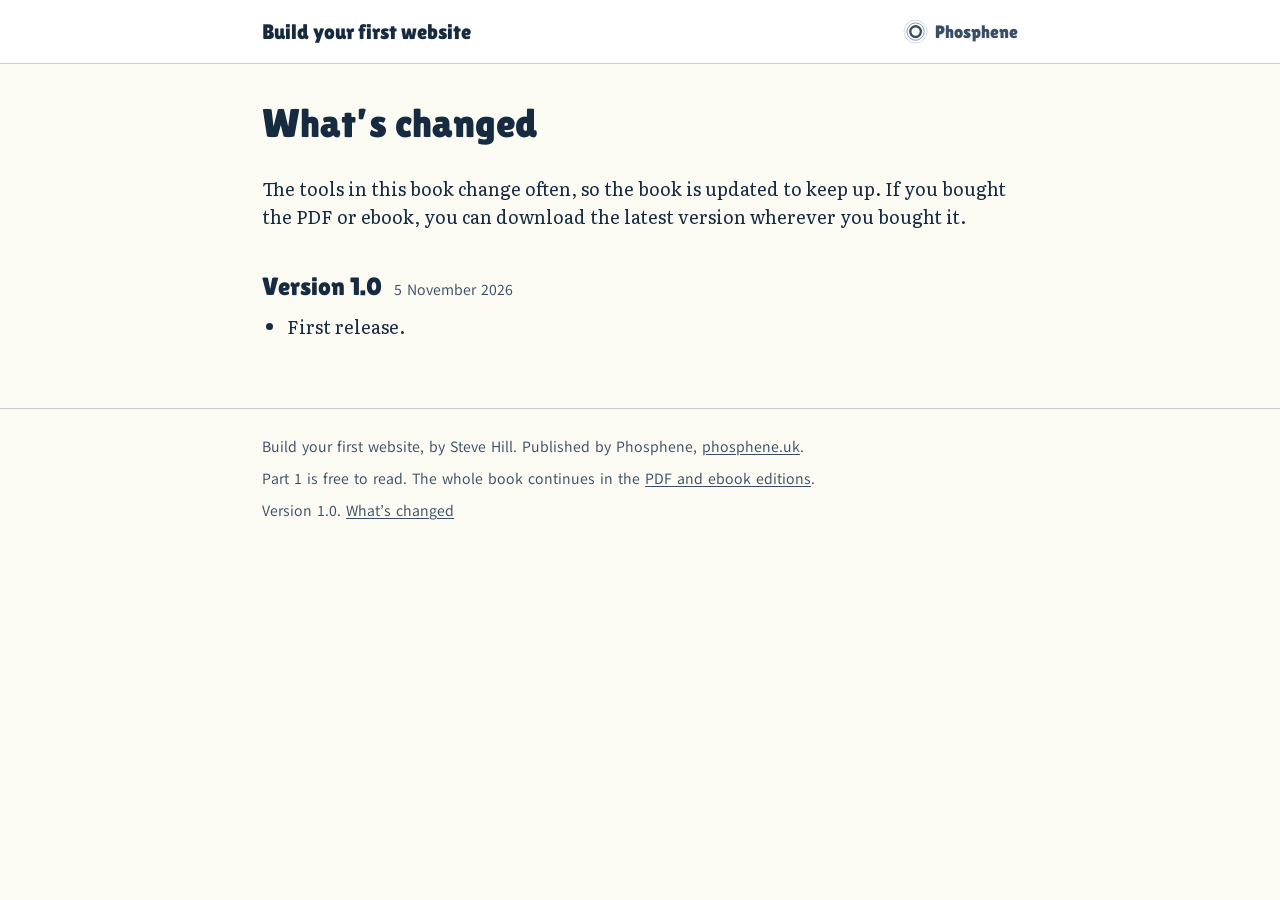
<file: updates.html>
<!doctype html>
<html lang="en-GB">
<head>
<meta charset="utf-8">
<meta name="viewport" content="width=device-width, initial-scale=1">
<title>What’s changed · Build your first website</title>
<meta name="description" content="Every version of Build your first website, and what changed in each.">
<meta name="author" content="Steve Hill">
<link rel="icon" href="favicon.svg" type="image/svg+xml">
<link rel="stylesheet" href="styles/book.css">
<link rel="stylesheet" href="styles/web.css">
</head>
<body>
<a class="skip" href="#main">Skip to the content</a>
<header class="site-header"><div class="inner">
<a href="/">Build your first website</a>
<span class="imprint"><svg viewBox="0 0 32 32" aria-hidden="true"><g fill="none" stroke="currentColor"><circle cx="16" cy="16" r="6.8" stroke-width="3"/><circle cx="16" cy="16" r="11" stroke-width="1.2" opacity=".6"/><circle cx="16" cy="16" r="14.6" stroke-width=".9" opacity=".3"/></g></svg>Phosphene</span>
</div></header>
<main id="main">
<h1>What’s changed</h1><p>The tools in this book change often, so the book is updated to keep up. If you bought the PDF or ebook, you can download the latest version wherever you bought it.</p>
<section class="version"><h2>Version 1.0 <small>5 November 2026</small></h2><ul><li>First release.</li></ul></section>
</main>
<footer class="site-footer"><div class="inner">
<p>Build your first website, by Steve Hill. Published by Phosphene, <a href="https://phosphene.uk/">phosphene.uk</a>.</p>
<p>Part 1 is free to read. The whole book continues in the <a href="https://leanpub.com/build-your-first-website">PDF and ebook editions</a>.</p>
<p>Version 1.0. <a href="/updates">What’s changed</a></p>
</div></footer>
</body>
</html>
</file>
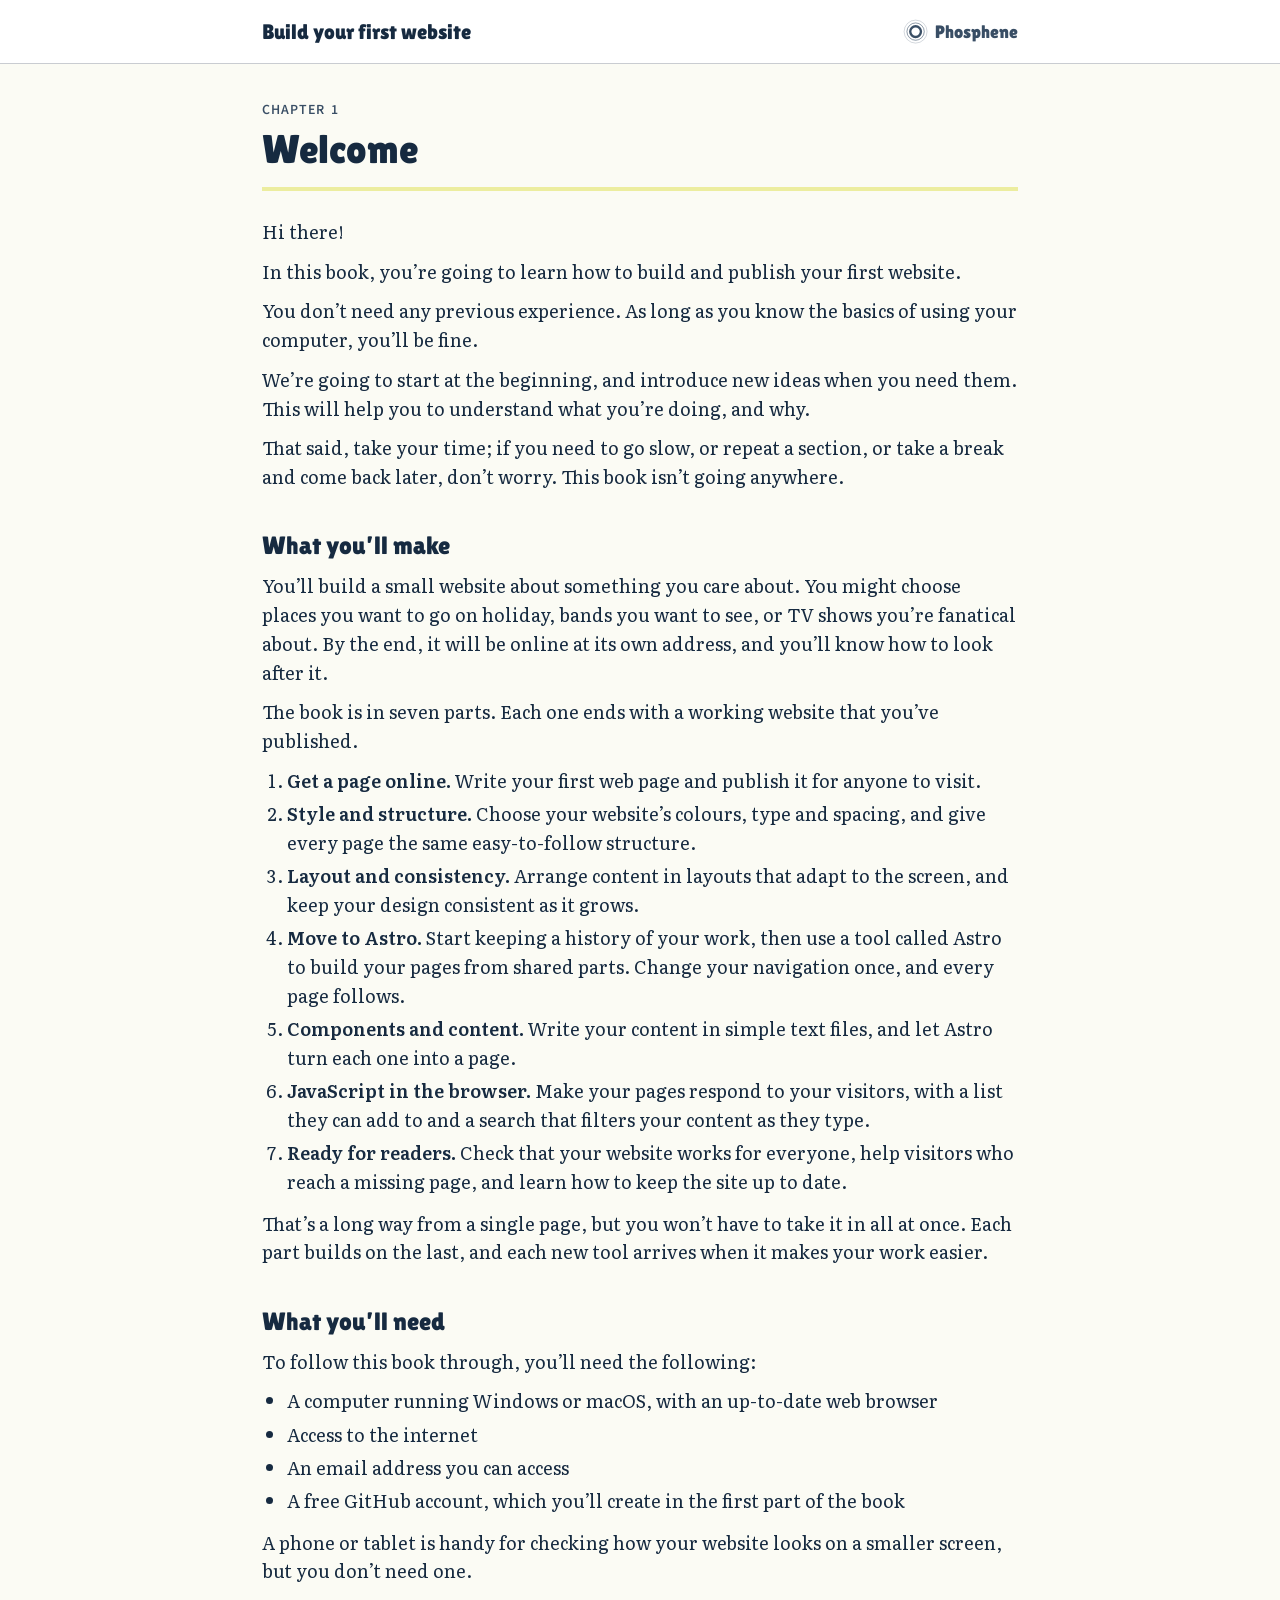
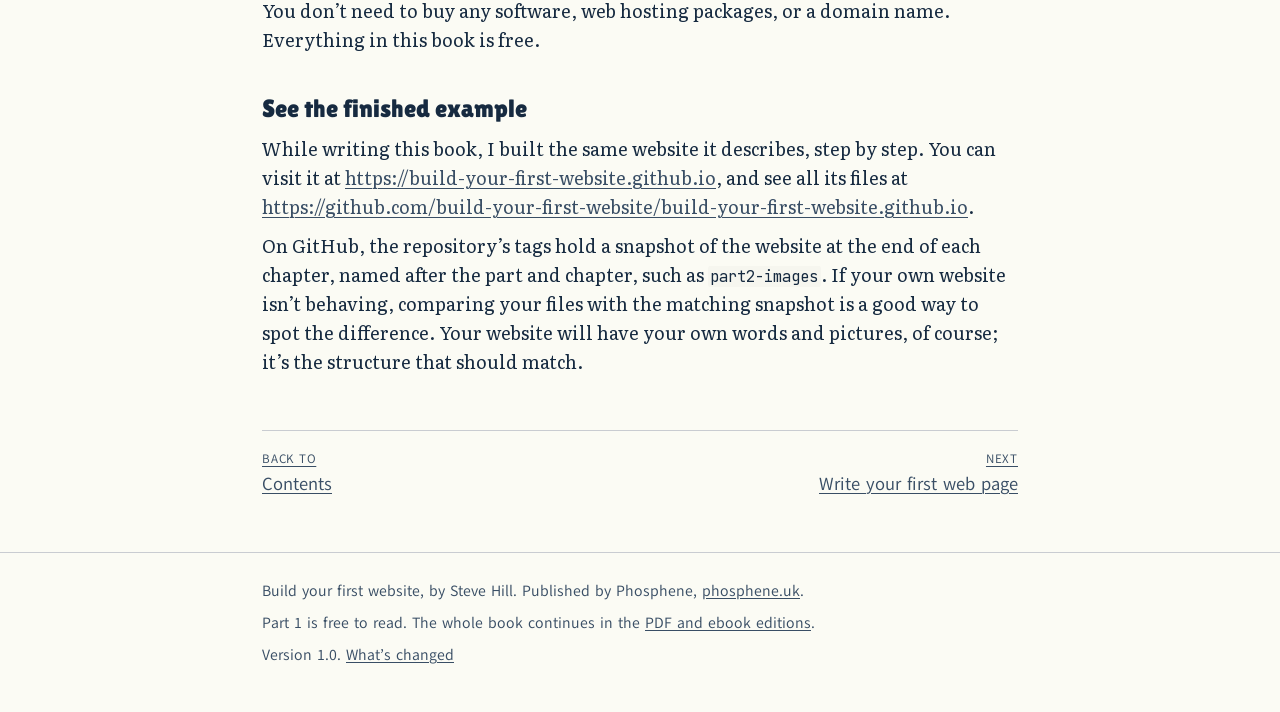
<file: welcome.html>
<!doctype html>
<html lang="en-GB">
<head>
<meta charset="utf-8">
<meta name="viewport" content="width=device-width, initial-scale=1">
<title>Welcome · Build your first website</title>
<meta name="description" content="Chapter 1 of Build your first website, free to read.">
<meta name="author" content="Steve Hill">
<link rel="icon" href="favicon.svg" type="image/svg+xml">
<link rel="stylesheet" href="styles/book.css">
<link rel="stylesheet" href="styles/web.css">
</head>
<body>
<a class="skip" href="#main">Skip to the content</a>
<header class="site-header"><div class="inner">
<a href="/">Build your first website</a>
<span class="imprint"><svg viewBox="0 0 32 32" aria-hidden="true"><g fill="none" stroke="currentColor"><circle cx="16" cy="16" r="6.8" stroke-width="3"/><circle cx="16" cy="16" r="11" stroke-width="1.2" opacity=".6"/><circle cx="16" cy="16" r="14.6" stroke-width=".9" opacity=".3"/></g></svg>Phosphene</span>
</div></header>
<main id="main">
<div class="sect1">
<h1 class="chapter-title" id="_welcome"><span class="label">Chapter 1</span>Welcome</h1>
<div class="sectionbody">
<div class="paragraph">
<p>Hi there!</p>
</div>
<div class="paragraph">
<p>In this book, you&#8217;re going to learn how to build and publish your first website.</p>
</div>
<div class="paragraph">
<p>You don&#8217;t need any previous experience. As long as you know the basics of using your
computer, you&#8217;ll be fine.</p>
</div>
<div class="paragraph">
<p>We&#8217;re going to start at the beginning, and introduce new ideas when you need them. This
will help you to understand what you&#8217;re doing, and why.</p>
</div>
<div class="paragraph">
<p>That said, take your time; if you need to go slow, or repeat a section, or take a break
and come back later, don&#8217;t worry. This book isn&#8217;t going anywhere.</p>
</div>
<div class="sect2">
<h2 id="_what_youll_make">What you&#8217;ll make</h2>
<div class="paragraph">
<p>You&#8217;ll build a small website about something you care about. You might choose places
you want to go on holiday, bands you want to see, or TV shows you&#8217;re fanatical about.
By the end, it will be online at its own address, and you&#8217;ll know how to look after it.</p>
</div>
<div class="paragraph">
<p>The book is in seven parts. Each one ends with a working website that you&#8217;ve published.</p>
</div>
<div class="olist arabic">
<ol class="arabic">
<li>
<p><strong>Get a page online.</strong> Write your first web page and publish it for anyone to visit.</p>
</li>
<li>
<p><strong>Style and structure.</strong> Choose your website&#8217;s colours, type and spacing, and give
every page the same easy-to-follow structure.</p>
</li>
<li>
<p><strong>Layout and consistency.</strong> Arrange content in layouts that adapt to the screen, and
keep your design consistent as it grows.</p>
</li>
<li>
<p><strong>Move to Astro.</strong> Start keeping a history of your work, then use a tool called Astro
to build your pages from shared parts. Change your navigation once, and every page
follows.</p>
</li>
<li>
<p><strong>Components and content.</strong> Write your content in simple text files, and let Astro
turn each one into a page.</p>
</li>
<li>
<p><strong>JavaScript in the browser.</strong> Make your pages respond to your visitors, with a list
they can add to and a search that filters your content as they type.</p>
</li>
<li>
<p><strong>Ready for readers.</strong> Check that your website works for everyone, help visitors who
reach a missing page, and learn how to keep the site up to date.</p>
</li>
</ol>
</div>
<div class="paragraph">
<p>That&#8217;s a long way from a single page, but you won&#8217;t have to take it in all at once.
Each part builds on the last, and each new tool arrives when it makes your work easier.</p>
</div>
</div>
<div class="sect2">
<h2 id="_what_youll_need">What you&#8217;ll need</h2>
<div class="paragraph">
<p>To follow this book through, you&#8217;ll need the following:</p>
</div>
<div class="ulist">
<ul>
<li>
<p>A computer running Windows or macOS, with an up-to-date web browser</p>
</li>
<li>
<p>Access to the internet</p>
</li>
<li>
<p>An email address you can access</p>
</li>
<li>
<p>A free GitHub account, which you&#8217;ll create in the first part of the book</p>
</li>
</ul>
</div>
<div class="paragraph">
<p>A phone or tablet is handy for checking how your website looks on a smaller screen,
but you don&#8217;t need one.</p>
</div>
<div class="paragraph">
<p>You don&#8217;t need to buy any software, web hosting packages, or a domain name. Everything
in this book is free.</p>
</div>
</div>
<div class="sect2">
<h2 id="_see_the_finished_example">See the finished example</h2>
<div class="paragraph">
<p>While writing this book, I built the same website it describes, step by step. You can
visit it at <a href="https://build-your-first-website.github.io" class="bare">https://build-your-first-website.github.io</a>, and see all its files at
<a href="https://github.com/build-your-first-website/build-your-first-website.github.io" class="bare">https://github.com/build-your-first-website/build-your-first-website.github.io</a>.</p>
</div>
<div class="paragraph">
<p>On GitHub, the repository&#8217;s tags hold a snapshot of the website at the end of each chapter,
named after the part and chapter, such as <code>part2-images</code>. If your own website isn&#8217;t
behaving, comparing your files with the matching snapshot is a good way to spot the
difference. Your website will have your own words and pictures, of course; it&#8217;s the
structure that should match.</p>
</div>
</div>
</div>
</div><nav class="chapter-nav" aria-label="Chapters"><a class="prev" href="/"><small>Back to</small>Contents</a><a class="next" href="/write-your-first-web-page"><small>Next</small>Write your first web page</a></nav>
</main>
<footer class="site-footer"><div class="inner">
<p>Build your first website, by Steve Hill. Published by Phosphene, <a href="https://phosphene.uk/">phosphene.uk</a>.</p>
<p>Part 1 is free to read. The whole book continues in the <a href="https://leanpub.com/build-your-first-website">PDF and ebook editions</a>.</p>
<p>Version 1.0. <a href="/updates">What’s changed</a></p>
</div></footer>
</body>
</html>
</file>
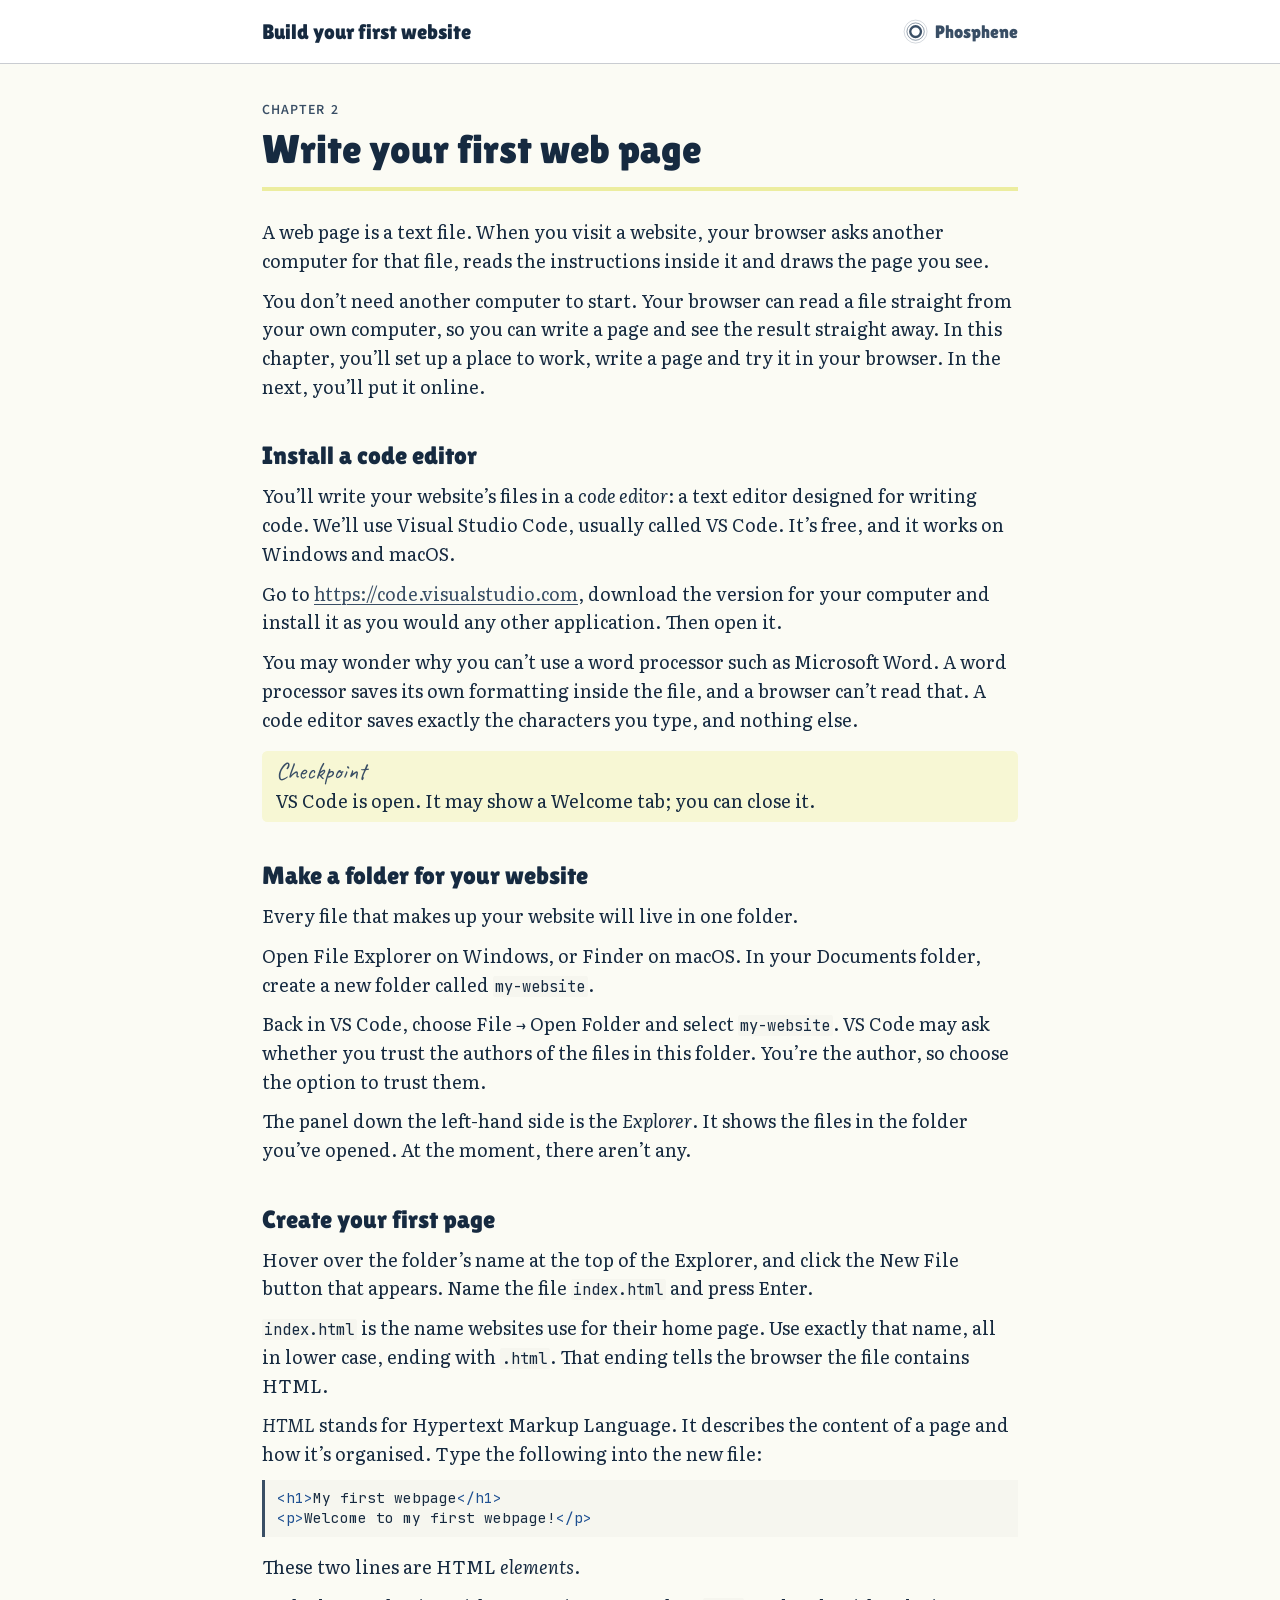
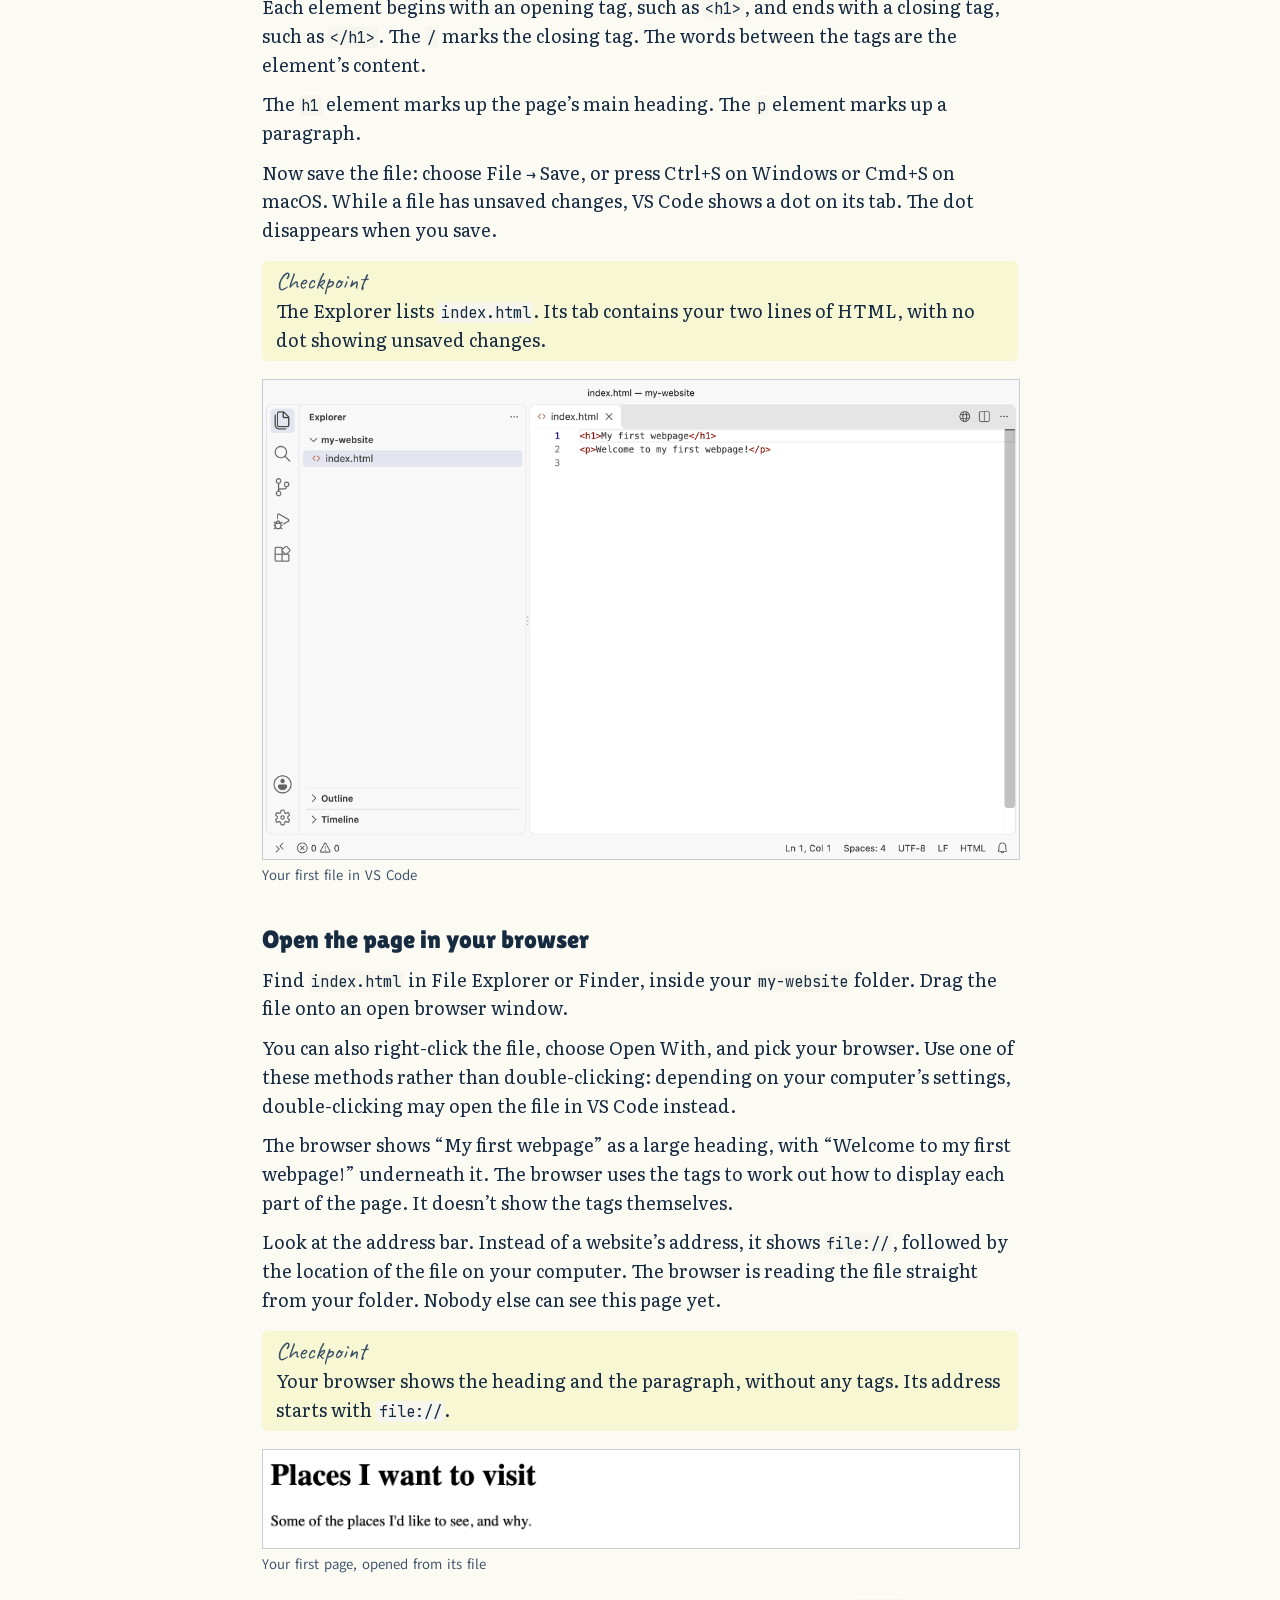
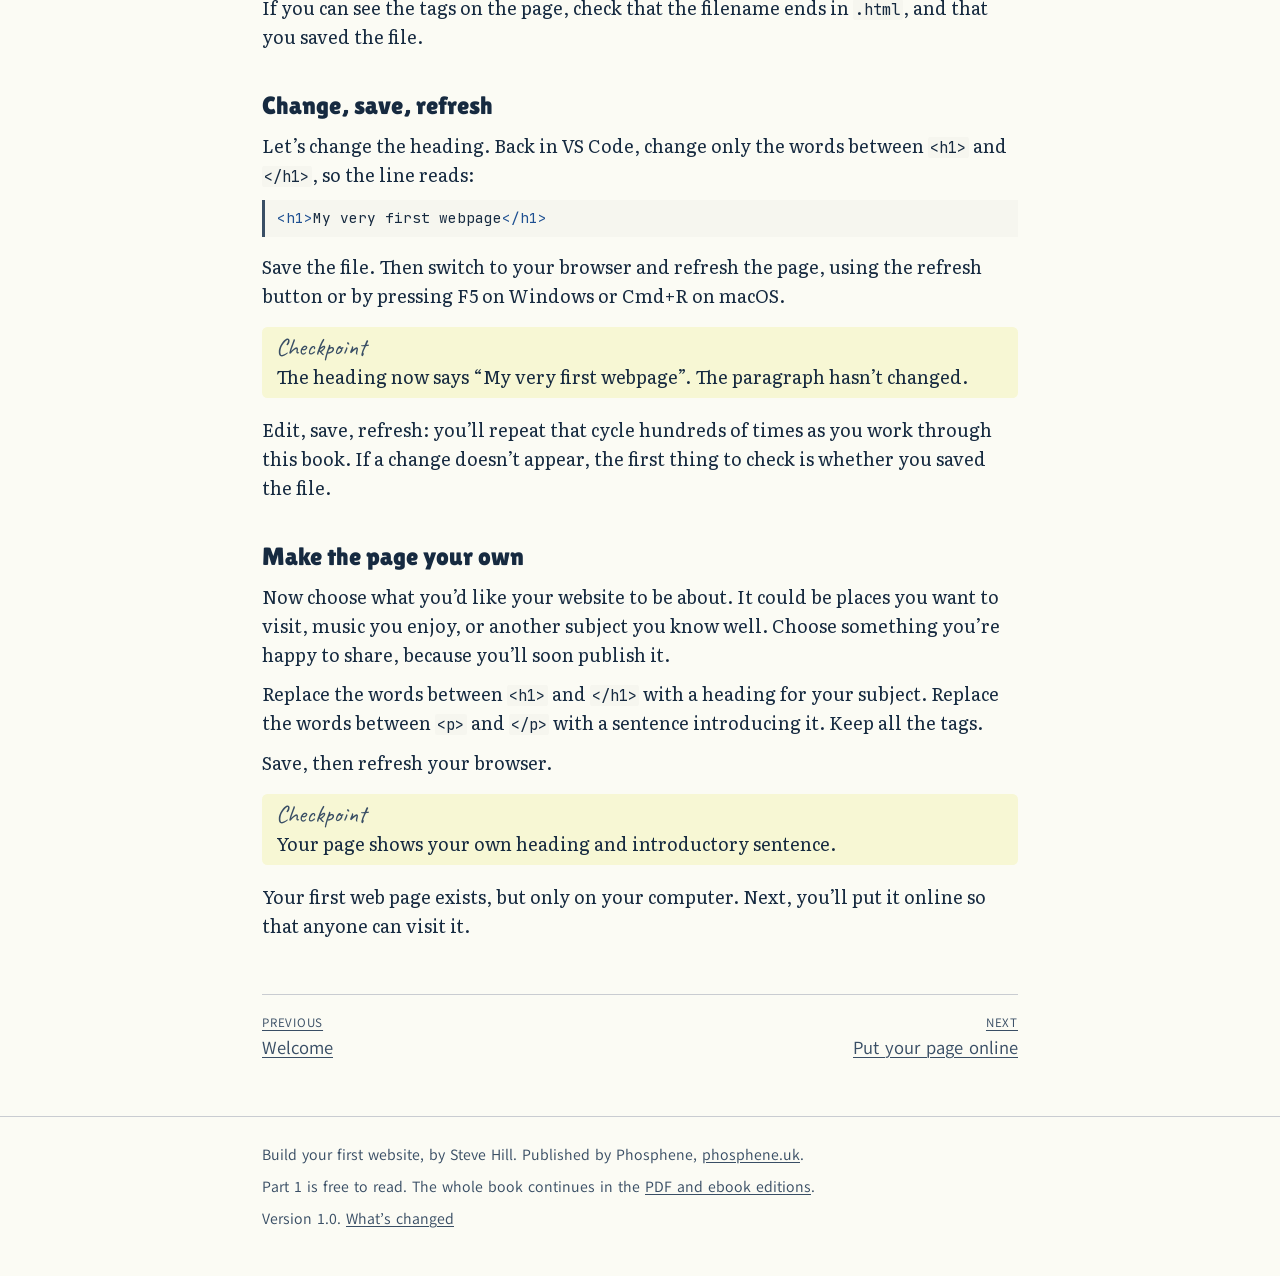
<file: write-your-first-web-page.html>
<!doctype html>
<html lang="en-GB">
<head>
<meta charset="utf-8">
<meta name="viewport" content="width=device-width, initial-scale=1">
<title>Write your first web page · Build your first website</title>
<meta name="description" content="Chapter 2 of Build your first website, free to read.">
<meta name="author" content="Steve Hill">
<link rel="icon" href="favicon.svg" type="image/svg+xml">
<link rel="stylesheet" href="styles/book.css">
<link rel="stylesheet" href="styles/web.css">
</head>
<body>
<a class="skip" href="#main">Skip to the content</a>
<header class="site-header"><div class="inner">
<a href="/">Build your first website</a>
<span class="imprint"><svg viewBox="0 0 32 32" aria-hidden="true"><g fill="none" stroke="currentColor"><circle cx="16" cy="16" r="6.8" stroke-width="3"/><circle cx="16" cy="16" r="11" stroke-width="1.2" opacity=".6"/><circle cx="16" cy="16" r="14.6" stroke-width=".9" opacity=".3"/></g></svg>Phosphene</span>
</div></header>
<main id="main">
<div class="sect1">
<h1 class="chapter-title" id="_write_your_first_web_page"><span class="label">Chapter 2</span>Write your first web page</h1>
<div class="sectionbody">
<div class="paragraph">
<p>A web page is a text file. When you visit a website, your browser asks another computer
for that file, reads the instructions inside it and draws the page you see.</p>
</div>
<div class="paragraph">
<p>You don&#8217;t need another computer to start. Your browser can read a file straight from
your own computer, so you can write a page and see the result straight away. In this
chapter, you&#8217;ll set up a place to work, write a page and try it in your browser. In
the next, you&#8217;ll put it online.</p>
</div>
<div class="sect2">
<h2 id="_install_a_code_editor">Install a code editor</h2>
<div class="paragraph">
<p>You&#8217;ll write your website&#8217;s files in a <em>code editor</em>: a text editor designed for
writing code. We&#8217;ll use Visual Studio Code, usually called VS Code. It&#8217;s free, and it
works on Windows and macOS.</p>
</div>
<div class="paragraph">
<p>Go to <a href="https://code.visualstudio.com" class="bare">https://code.visualstudio.com</a>, download the version for your computer and
install it as you would any other application. Then open it.</p>
</div>
<div class="paragraph">
<p>You may wonder why you can&#8217;t use a word processor such as Microsoft Word. A word
processor saves its own formatting inside the file, and a browser can&#8217;t read that.
A code editor saves exactly the characters you type, and nothing else.</p>
</div>
<div class="paragraph checkpoint">
<div class="title">Checkpoint</div>
<p>VS Code is open. It may show a Welcome tab; you can close it.</p>
</div>
</div>
<div class="sect2">
<h2 id="_make_a_folder_for_your_website">Make a folder for your website</h2>
<div class="paragraph">
<p>Every file that makes up your website will live in one folder.</p>
</div>
<div class="paragraph">
<p>Open File Explorer on Windows, or Finder on macOS. In your Documents folder, create a
new folder called <code>my-website</code>.</p>
</div>
<div class="paragraph">
<p>Back in VS Code, choose File → Open Folder and select <code>my-website</code>. VS Code may ask
whether you trust the authors of the files in this folder. You&#8217;re the author, so
choose the option to trust them.</p>
</div>
<div class="paragraph">
<p>The panel down the left-hand side is the <em>Explorer</em>. It shows the files in the folder
you&#8217;ve opened. At the moment, there aren&#8217;t any.</p>
</div>
</div>
<div class="sect2">
<h2 id="_create_your_first_page">Create your first page</h2>
<div class="paragraph">
<p>Hover over the folder&#8217;s name at the top of the Explorer, and click the New File
button that appears. Name the file <code>index.html</code> and press Enter.</p>
</div>
<div class="paragraph">
<p><code>index.html</code> is the name websites use for their home page. Use exactly that name, all
in lower case, ending with <code>.html</code>. That ending tells the browser the file contains
HTML.</p>
</div>
<div class="paragraph lead-in">
<p><em>HTML</em> stands for Hypertext Markup Language. It describes the content of a page and
how it&#8217;s organised. Type the following into the new file:</p>
</div>
<div class="listingblock">
<div class="content">
<pre class="rouge highlight"><code data-lang="html"><span class="line" style="padding-left: 1.2em; text-indent: -1.2em"><span class="nt">&lt;h1&gt;</span>My first webpage<span class="nt">&lt;/h1&gt;</span>
</span><span class="line" style="padding-left: 1.2em; text-indent: -1.2em"><span class="nt">&lt;p&gt;</span>Welcome to my first webpage!<span class="nt">&lt;/p&gt;</span>
</span></code></pre>
</div>
</div>
<div class="paragraph">
<p>These two lines are HTML <em>elements</em>.</p>
</div>
<div class="paragraph">
<p>Each element begins with an opening tag, such as <code>&lt;h1&gt;</code>, and ends with a closing tag,
such as <code>&lt;/h1&gt;</code>. The <code>/</code> marks the closing tag. The words between the tags are the
element&#8217;s content.</p>
</div>
<div class="paragraph">
<p>The <code>h1</code> element marks up the page&#8217;s main heading. The <code>p</code> element marks up a
paragraph.</p>
</div>
<div class="paragraph">
<p>Now save the file: choose File → Save, or press Ctrl+S on Windows or Cmd+S on macOS.
While a file has unsaved changes, VS Code shows a dot on its tab. The dot disappears
when you save.</p>
</div>
<div class="paragraph checkpoint">
<div class="title">Checkpoint</div>
<p>The Explorer lists <code>index.html</code>. Its tab contains your two lines of HTML, with no dot
showing unsaved changes.</p>
</div>
<div class="imageblock">
<div class="content">
<img src="images/vscode-explorer.png" alt="VS Code with the my-website folder open. The Explorer on the left lists index.html, and the editor on the right shows its two lines: the h1 heading “My first webpage” and the paragraph “Welcome to my first webpage!”.">
</div>
<div class="title">Your first file in VS Code</div>
</div>
</div>
<div class="sect2">
<h2 id="_open_the_page_in_your_browser">Open the page in your browser</h2>
<div class="paragraph">
<p>Find <code>index.html</code> in File Explorer or Finder, inside your <code>my-website</code> folder. Drag the
file onto an open browser window.</p>
</div>
<div class="paragraph">
<p>You can also right-click the file, choose Open With, and pick your browser. Use one of
these methods rather than double-clicking: depending on your computer&#8217;s settings,
double-clicking may open the file in VS Code instead.</p>
</div>
<div class="paragraph">
<p>The browser shows “My first webpage” as a large heading, with “Welcome to my first
webpage!” underneath it. The browser uses the tags to work out how to display each
part of the page. It doesn&#8217;t show the tags themselves.</p>
</div>
<div class="paragraph">
<p>Look at the address bar. Instead of a website&#8217;s address, it shows <code>file://</code>, followed
by the location of the file on your computer. The browser is reading the file straight
from your folder. Nobody else can see this page yet.</p>
</div>
<div class="paragraph checkpoint">
<div class="title">Checkpoint</div>
<p>Your browser shows the heading and the paragraph, without any tags. Its address starts
with <code>file://</code>.</p>
</div>
<div class="imageblock">
<div class="content">
<img src="images/first-page.png" alt="The heading “Places I want to visit” in large black serif type, above the sentence “Some of the places I&#8217;d like to see, and why.”">
</div>
<div class="title">Your first page, opened from its file</div>
</div>
<div class="paragraph">
<p>If you can see the tags on the page, check that the filename ends in <code>.html</code>, and that
you saved the file.</p>
</div>
</div>
<div class="sect2">
<h2 id="_change_save_refresh">Change, save, refresh</h2>
<div class="paragraph lead-in">
<p>Let&#8217;s change the heading. Back in VS Code, change only the words between <code>&lt;h1&gt;</code> and
<code>&lt;/h1&gt;</code>, so the line reads:</p>
</div>
<div class="listingblock">
<div class="content">
<pre class="rouge highlight"><code data-lang="html"><span class="line" style="padding-left: 1.2em; text-indent: -1.2em"><span class="nt">&lt;h1&gt;</span>My very first webpage<span class="nt">&lt;/h1&gt;</span>
</span></code></pre>
</div>
</div>
<div class="paragraph">
<p>Save the file. Then switch to your browser and refresh the page, using the refresh
button or by pressing F5 on Windows or Cmd+R on macOS.</p>
</div>
<div class="paragraph checkpoint">
<div class="title">Checkpoint</div>
<p>The heading now says “My very first webpage”. The paragraph hasn&#8217;t changed.</p>
</div>
<div class="paragraph">
<p>Edit, save, refresh: you&#8217;ll repeat that cycle hundreds of times as you work through
this book. If a change doesn&#8217;t appear, the first thing to check is whether you saved
the file.</p>
</div>
</div>
<div class="sect2">
<h2 id="_make_the_page_your_own">Make the page your own</h2>
<div class="paragraph">
<p>Now choose what you&#8217;d like your website to be about. It could be places you want to
visit, music you enjoy, or another subject you know well. Choose something you&#8217;re
happy to share, because you&#8217;ll soon publish it.</p>
</div>
<div class="paragraph">
<p>Replace the words between <code>&lt;h1&gt;</code> and <code>&lt;/h1&gt;</code> with a heading for your subject. Replace
the words between <code>&lt;p&gt;</code> and <code>&lt;/p&gt;</code> with a sentence introducing it. Keep all the tags.</p>
</div>
<div class="paragraph">
<p>Save, then refresh your browser.</p>
</div>
<div class="paragraph checkpoint">
<div class="title">Checkpoint</div>
<p>Your page shows your own heading and introductory sentence.</p>
</div>
<div class="paragraph">
<p>Your first web page exists, but only on your computer. Next, you&#8217;ll put it online so
that anyone can visit it.</p>
</div>
</div>
</div>
</div><nav class="chapter-nav" aria-label="Chapters"><a class="prev" href="/welcome"><small>Previous</small>Welcome</a><a class="next" href="/put-your-page-online"><small>Next</small>Put your page online</a></nav>
</main>
<footer class="site-footer"><div class="inner">
<p>Build your first website, by Steve Hill. Published by Phosphene, <a href="https://phosphene.uk/">phosphene.uk</a>.</p>
<p>Part 1 is free to read. The whole book continues in the <a href="https://leanpub.com/build-your-first-website">PDF and ebook editions</a>.</p>
<p>Version 1.0. <a href="/updates">What’s changed</a></p>
</div></footer>
</body>
</html>
</file>
<file: styles/book.css>
/* Shared by every edition: typefaces, colours, text, code, figures and Checkpoints. */

@font-face { font-family: Literata; src: url(../fonts/Literata-Regular.woff); }
@font-face { font-family: Literata; font-style: italic; src: url(../fonts/Literata-Italic.woff); }
@font-face { font-family: Literata; font-weight: 600; src: url(../fonts/Literata-SemiBold.woff); }
@font-face { font-family: Literata; font-weight: 600; font-style: italic; src: url(../fonts/Literata-SemiBoldItalic.woff); }
@font-face { font-family: "JetBrains Mono"; src: url(../fonts/JetBrainsMono-Regular.woff); }
@font-face { font-family: "JetBrains Mono"; font-weight: 700; src: url(../fonts/JetBrainsMono-Bold.woff); }
@font-face { font-family: "JetBrains Mono"; font-style: italic; src: url(../fonts/JetBrainsMono-Italic.woff); }
@font-face { font-family: Lilita; src: url(../fonts/LilitaOne-Regular.woff2); }
@font-face { font-family: Akatab; src: url(../fonts/Akatab-Regular.woff2); }
@font-face { font-family: Akatab; font-weight: 700; src: url(../fonts/Akatab-Bold.woff2); }
@font-face { font-family: Caveat; src: url(../fonts/Caveat.woff2); }
/* Only the 🌳 used in the favicon example, cut from Noto Color Emoji. */
@font-face { font-family: "Noto Color Emoji"; src: url(../fonts/NotoColorEmoji-Tree.ttf); unicode-range: U+1F333; }

:root {
  --slate: #394e65;
  --ink: #162a40;
  --citron: #eced9f;
  --citron-pale: #f7f7d4;
  --code-bg: #f6f6ef;
  --rule: #c9ccd1;
  --body: Literata, "Noto Color Emoji", serif;
  --sans: Akatab, sans-serif;
  --display: Lilita, sans-serif;
  --mono: "JetBrains Mono", "Noto Color Emoji", monospace;
}

html { font-family: var(--body); font-size: 10pt; line-height: 1.5; color: var(--ink); }
p { margin: 0 0 0.6em; }
strong { font-weight: 600; }
a { color: inherit; text-decoration: none; overflow-wrap: anywhere; }

h1, h2, h3, h4 { font-family: var(--display); font-weight: 400; line-height: 1.2; color: var(--ink); hyphens: manual; }
h3 { font-size: 14pt; margin: 1.4em 0 0.4em; }
h4 { font-size: 11.5pt; margin: 1.2em 0 0.3em; }

.sample-label { font: 700 10pt var(--sans); color: var(--slate); letter-spacing: 0.08em; text-transform: uppercase; }
.sample-ending > h2 { font-size: 1.9em; }
.sample-ending ol { list-style: none; padding: 0; }

ul, ol { margin: 0 0 0.7em; padding-left: 1.4em; }
li { margin-bottom: 0.25em; }
li p { margin: 0; }

code { font-family: var(--mono); font-size: 0.86em; hyphens: none; }
p code, li code, td code, dd code, dt code { background: var(--code-bg); padding: 0 0.15em; border-radius: 2px; }
.listingblock { margin: 0.4em 0 0.9em; }
.listingblock pre {
  font-size: 8.4pt; line-height: 1.45; margin: 0; padding: 0.55em 0.8em;
  background: var(--code-bg); border-left: 2.5pt solid var(--slate);
  white-space: pre-wrap; overflow-wrap: anywhere;
}
.listingblock pre code { font-size: 1em; }
.listingblock .line { display: block; }
/* JetBrains Mono joins => and similar pairs into one symbol, which a beginner would copy. */
code, pre { font-variant-ligatures: none; font-feature-settings: "calt" 0, "liga" 0; }

.imageblock { margin: 0.8em 0 1.1em; }
.imageblock img { display: block; width: 100%; height: auto; border: 0.5pt solid var(--rule); }
.imageblock .title { font: 8.5pt/1.35 var(--sans); color: var(--slate); margin-top: 0.4em; }

/* Checkpoints are paragraphs titled "Checkpoint"; the build marks them with a class,
   because e-readers don't support :has(). */
.paragraph > .title {
  font: 15pt/1 Caveat, cursive; color: var(--slate); margin-bottom: 0.15em;
}
.checkpoint {
  background: var(--citron-pale); border-radius: 4pt; padding: 0.45em 0.8em 0.35em; margin: 0.9em 0 1em;
}
.checkpoint p { margin: 0; }

.admonitionblock { margin: 0.9em 0; border-left: 2.5pt solid var(--citron); padding-left: 0.8em; }
.admonitionblock table, .admonitionblock tr, .admonitionblock td { display: block; padding: 0; }
.admonitionblock .icon .title { font: 700 8.5pt var(--sans); text-transform: uppercase; letter-spacing: 0.06em; color: var(--slate); }

table.tableblock { width: 100%; border-collapse: collapse; margin: 0.6em 0 1em; font-size: 9pt; }
table.tableblock th, table.tableblock td { text-align: left; vertical-align: top; padding: 0.3em 0.5em 0.3em 0; border-bottom: 0.5pt solid var(--rule); }
table.tableblock th { font: 700 8.5pt var(--sans); color: var(--slate); }
table.tableblock p { margin: 0; }

.dlist dt { font-weight: 600; margin-top: 0.6em; }
.dlist dd { margin: 0.1em 0 0 1.4em; }

.partintro { font-size: 11pt; }

/* Rouge, in colours that stay distinct when printed. */
.highlight .c, .highlight .c1, .highlight .cm, .highlight .cs { color: #5e6b78; font-style: italic; }
.highlight .nt, .highlight .nc, .highlight .nf, .highlight .nn { color: #1d4f91; }
.highlight .na, .highlight .py, .highlight .nv { color: #8a3b12; }
.highlight .s, .highlight .s1, .highlight .s2, .highlight .sd, .highlight .sr, .highlight .dl { color: #2f6b3a; }
.highlight .m, .highlight .mi, .highlight .mf, .highlight .mh, .highlight .il { color: #9b2c55; }
.highlight .k, .highlight .kd, .highlight .kr, .highlight .kc, .highlight .kn, .highlight .kt, .highlight .nb, .highlight .bp { color: #6b2fa0; }
.highlight .err { color: inherit; }
</file>
<file: styles/web.css>
/* The free web edition of Part 1. book.css sets sizes in points for paper, so this file
   restates them for screens, in rem, from an 18-pixel base. */

html { font-size: 112.5%; line-height: 1.6; background: #fbfbf4; -webkit-text-size-adjust: 100%; }
body { margin: 0; }
.skip { position: absolute; left: -999px; }
.skip:focus { left: 1rem; top: 1rem; background: var(--citron); padding: 0.5rem 0.75rem; z-index: 1; }
:focus-visible { outline: 3px solid var(--slate); outline-offset: 3px; }

.site-header { border-bottom: 1px solid var(--rule); background: #fff; }
.site-header .inner, main, .site-footer .inner { max-width: 42rem; margin: 0 auto; padding: 0 1rem; }
.site-header .inner { display: flex; justify-content: space-between; align-items: center; gap: 1rem; min-height: 3.5rem; }
.site-header a { font: 400 1.15rem var(--display); color: var(--ink); text-decoration: none; }
.site-header .imprint { display: flex; align-items: center; gap: 0.4rem; font: 400 1rem var(--display); color: var(--slate); }
.site-header .imprint svg { width: 1.4rem; height: 1.4rem; }

main { padding-top: 2rem; padding-bottom: 3rem; }
a { color: var(--slate); text-decoration: underline; text-decoration-thickness: 1px; text-underline-offset: 0.15em; }
a:hover { text-decoration-thickness: 2px; }

h1 { font-size: 2.2rem; margin: 0 0 1.5rem; }
h2 { font-size: 1.4rem; margin: 2.2rem 0 0.6rem; }
h3 { font-size: 1.15rem; margin: 1.6rem 0 0.4rem; }

.label { display: block; font: 700 0.75rem var(--sans); letter-spacing: 0.08em; text-transform: uppercase; color: var(--slate); margin-bottom: 0.4rem; }
.chapter-title { padding-bottom: 0.75rem; border-bottom: 4px solid var(--citron); }

.listingblock pre { font-size: 0.8rem; }
.imageblock .title, table.tableblock th { font-size: 0.8rem; }
.imageblock img { max-height: 32rem; width: auto; max-width: 100%; }
.paragraph > .title { font-size: 1.35rem; }
.admonitionblock .icon .title { font-size: 0.75rem; }
table.tableblock { font-size: 0.9rem; }
.partintro { font-size: 1rem; font-style: italic; color: var(--slate); margin: 0 0 0.75rem; }

/* Landing page */
.lede { font-size: 1.15rem; }
.contents ol { list-style: none; padding: 0; }
.contents .toc-part { font: 400 1.2rem var(--display); margin: 1.5rem 0 0.4rem; }
.contents .toc-part .num { font: 700 0.7rem var(--sans); letter-spacing: 0.08em; text-transform: uppercase; color: var(--slate); margin-right: 0.5rem; }
.contents .toc-chapter { margin: 0 0 0.3rem; }
.contents .toc-chapter .num { display: inline-block; width: 2rem; font-family: var(--sans); color: var(--slate); }
.contents .unavailable { color: #5e6b78; }
.contents .badge { font: 700 0.7rem var(--sans); color: var(--ink); background: var(--citron); border-radius: 3px; padding: 0.1rem 0.4rem; margin-left: 0.5rem; vertical-align: 0.1em; }

.end-of-sample, .full-book { background: var(--citron-pale); border-radius: 6px; padding: 1rem 1.25rem; margin: 2.5rem 0 0; }
.end-of-sample h2, .full-book h2 { margin-top: 0; }

.chapter-nav { display: flex; justify-content: space-between; gap: 1rem; margin-top: 3rem; padding-top: 1rem; border-top: 1px solid var(--rule); font-family: var(--sans); }
.chapter-nav a { display: block; max-width: 48%; }
.chapter-nav .next { margin-left: auto; text-align: right; }
.chapter-nav small { display: block; color: var(--slate); text-transform: uppercase; letter-spacing: 0.06em; font-size: 0.7rem; }

.site-footer { border-top: 1px solid var(--rule); font: 0.85rem/1.5 var(--sans); color: var(--slate); padding: 1.5rem 0 2rem; }
.site-footer p { margin: 0 0 0.5rem; }
.version h2 small { font: 0.85rem var(--sans); color: var(--slate); margin-left: 0.4rem; }
</file>
